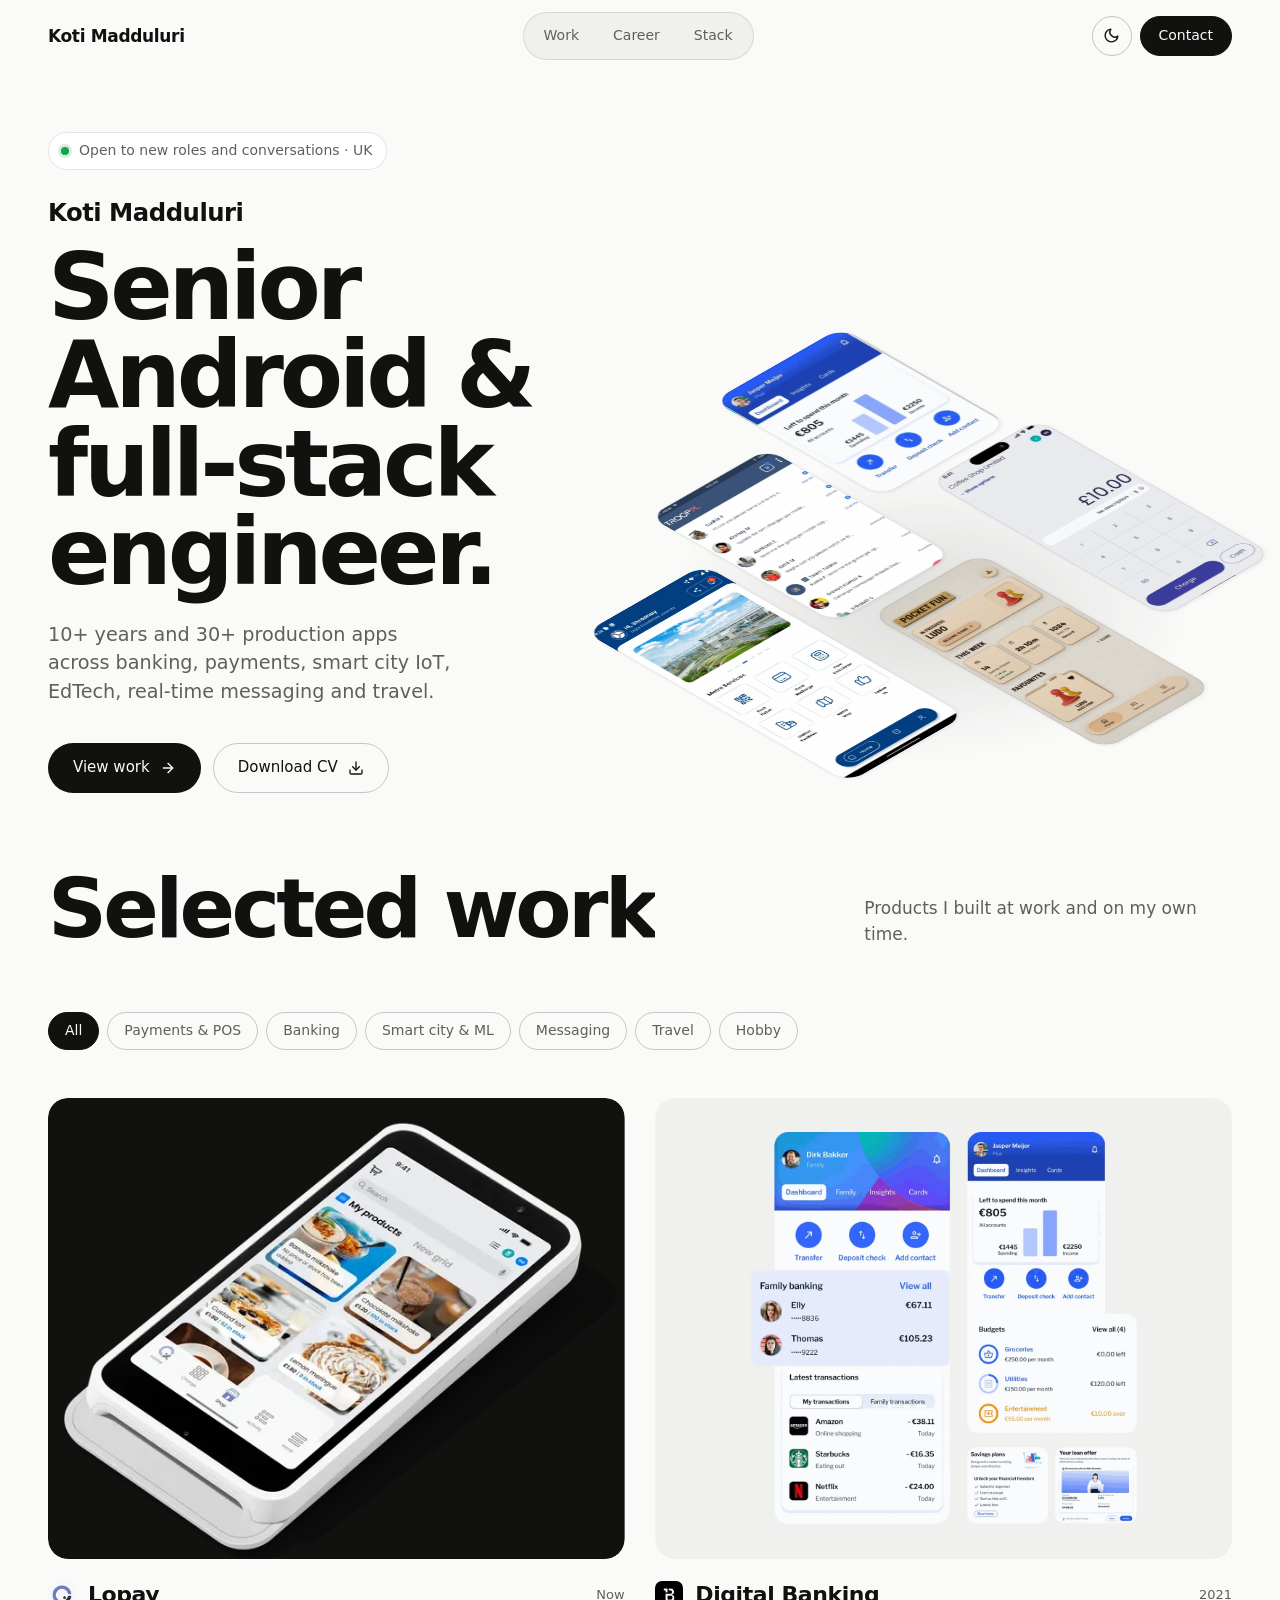
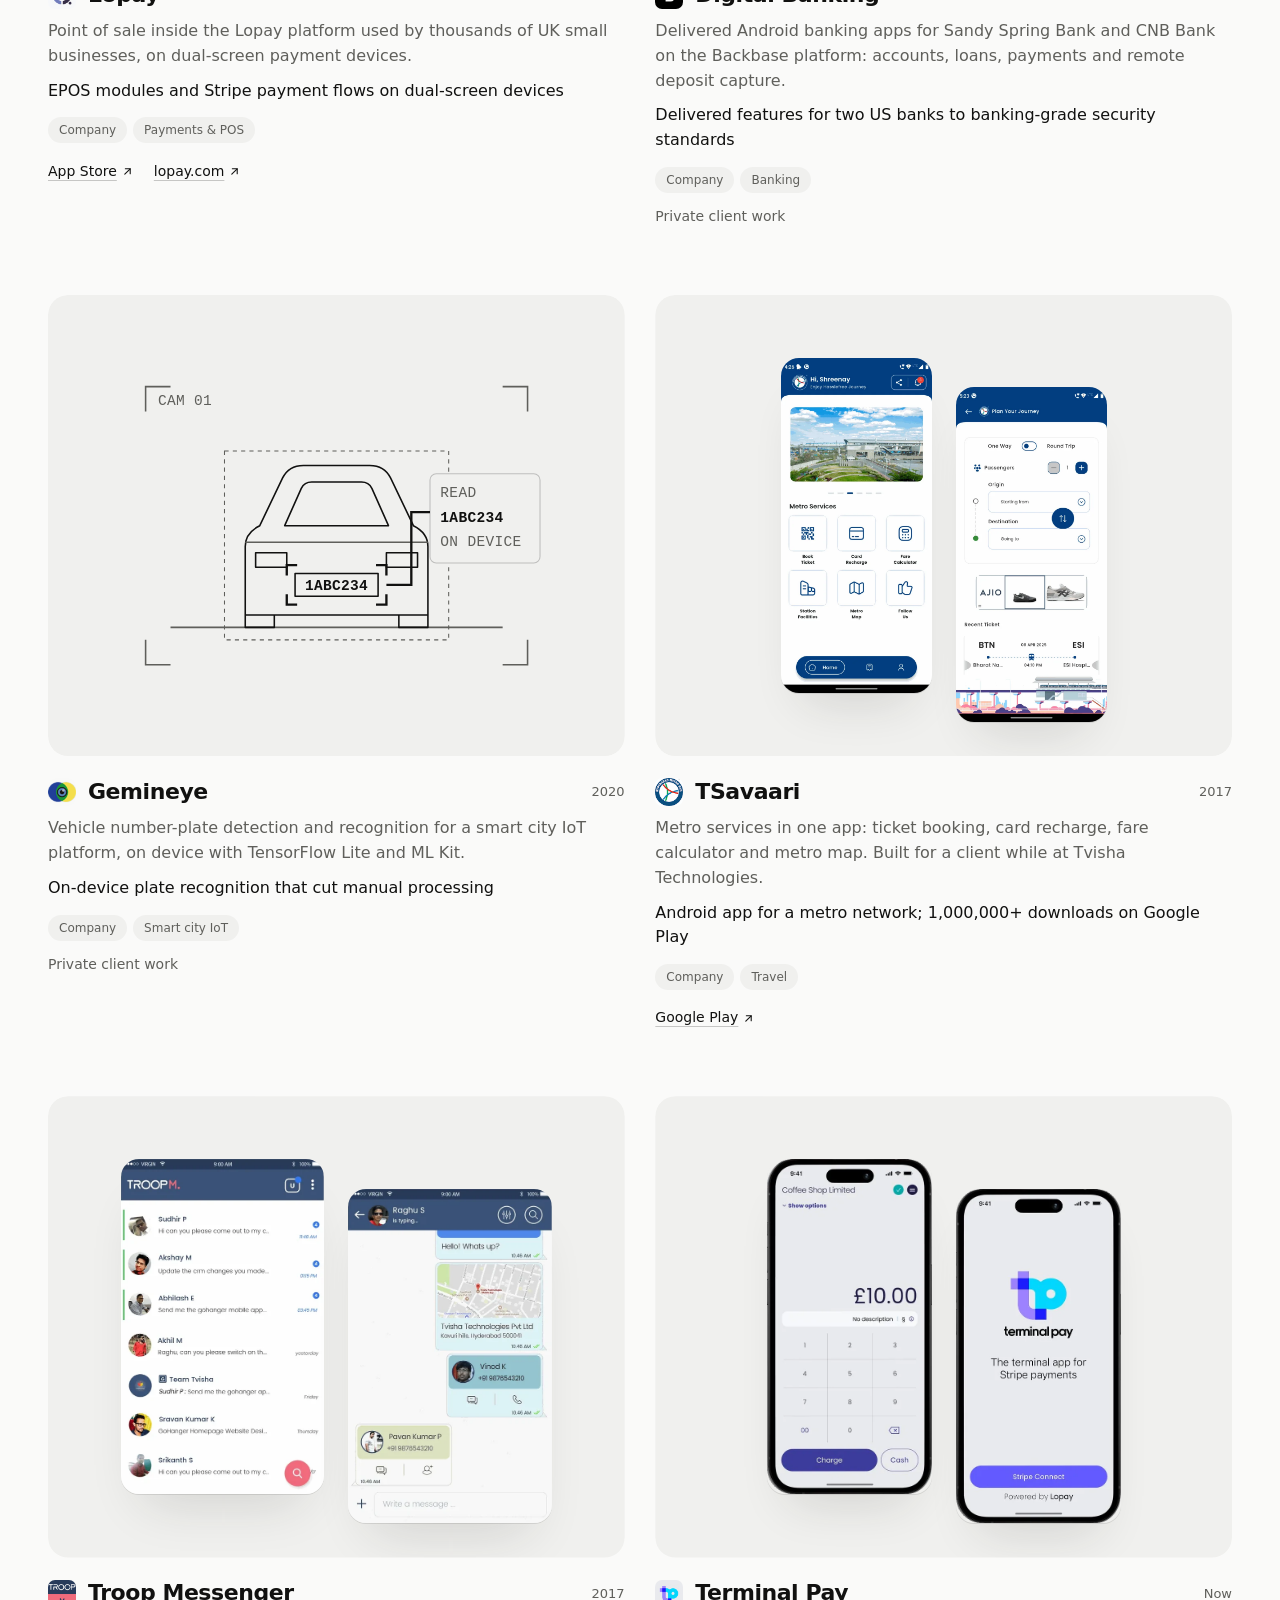
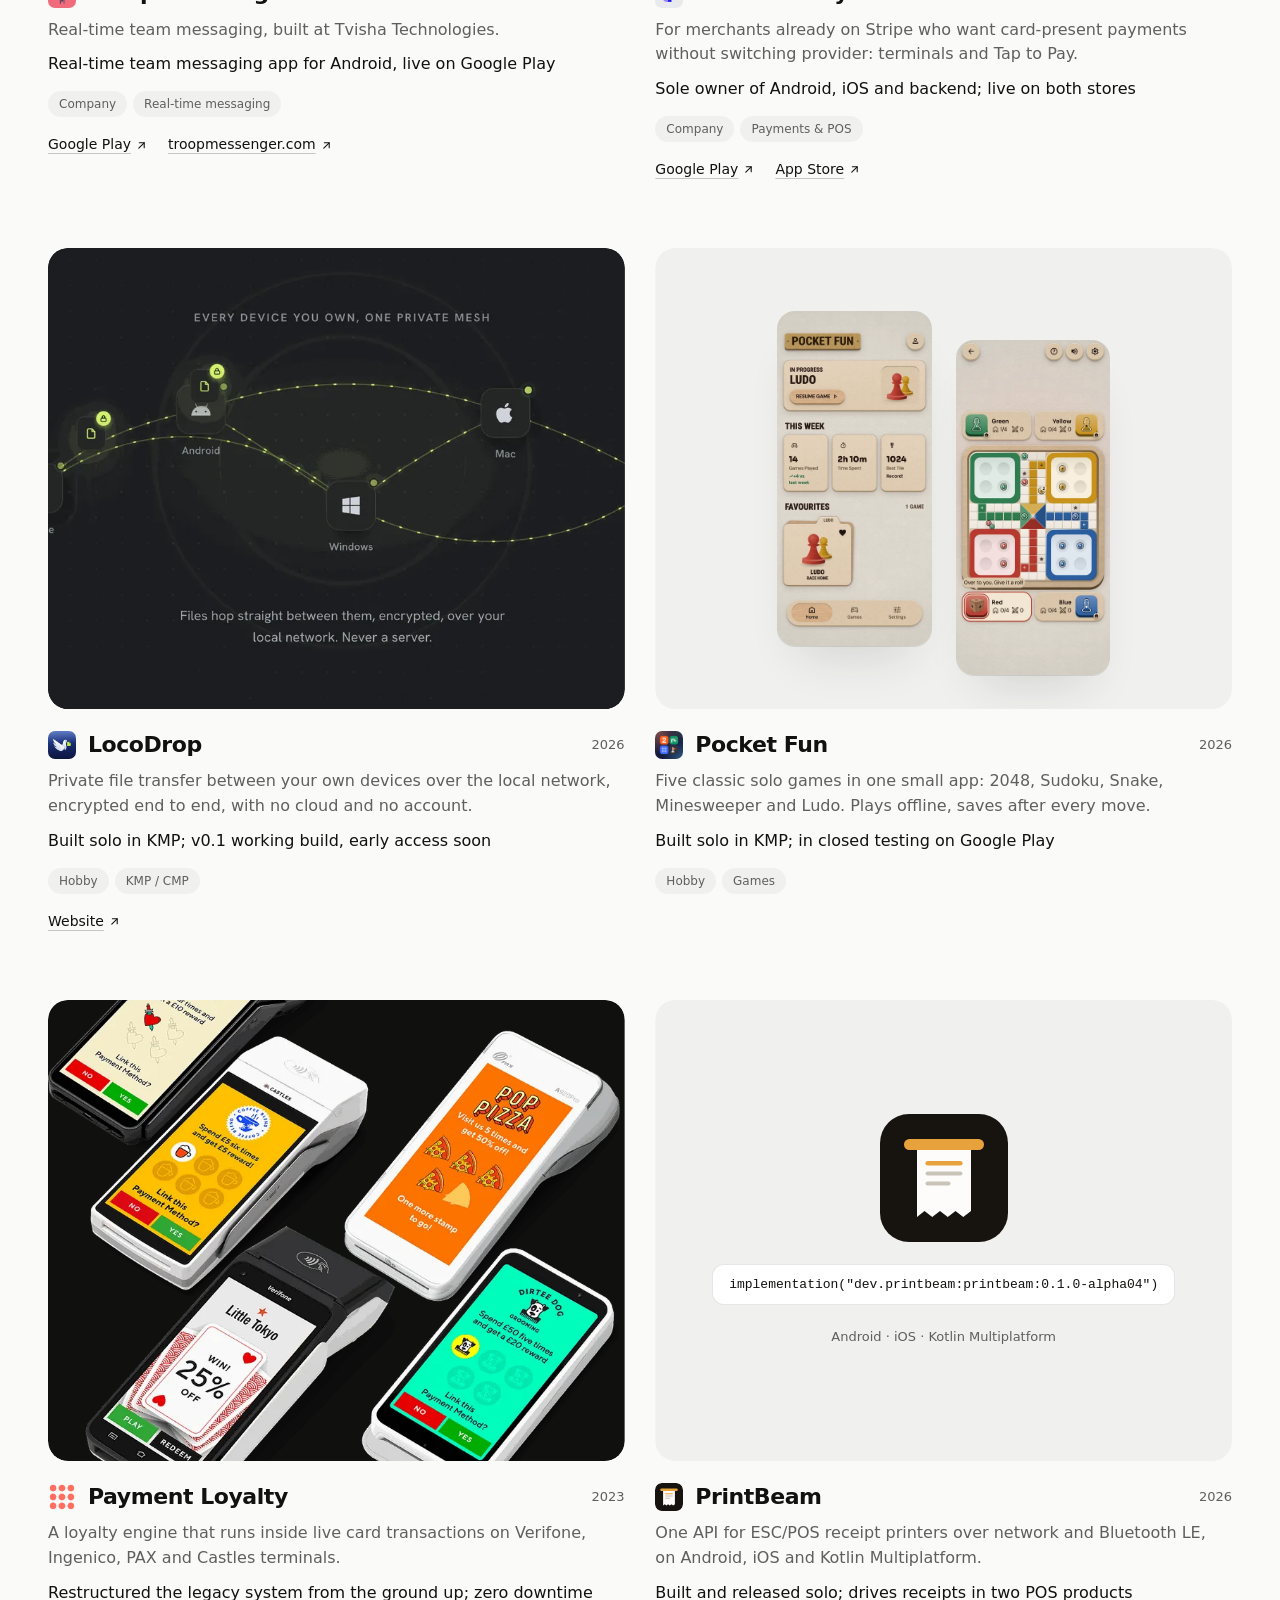
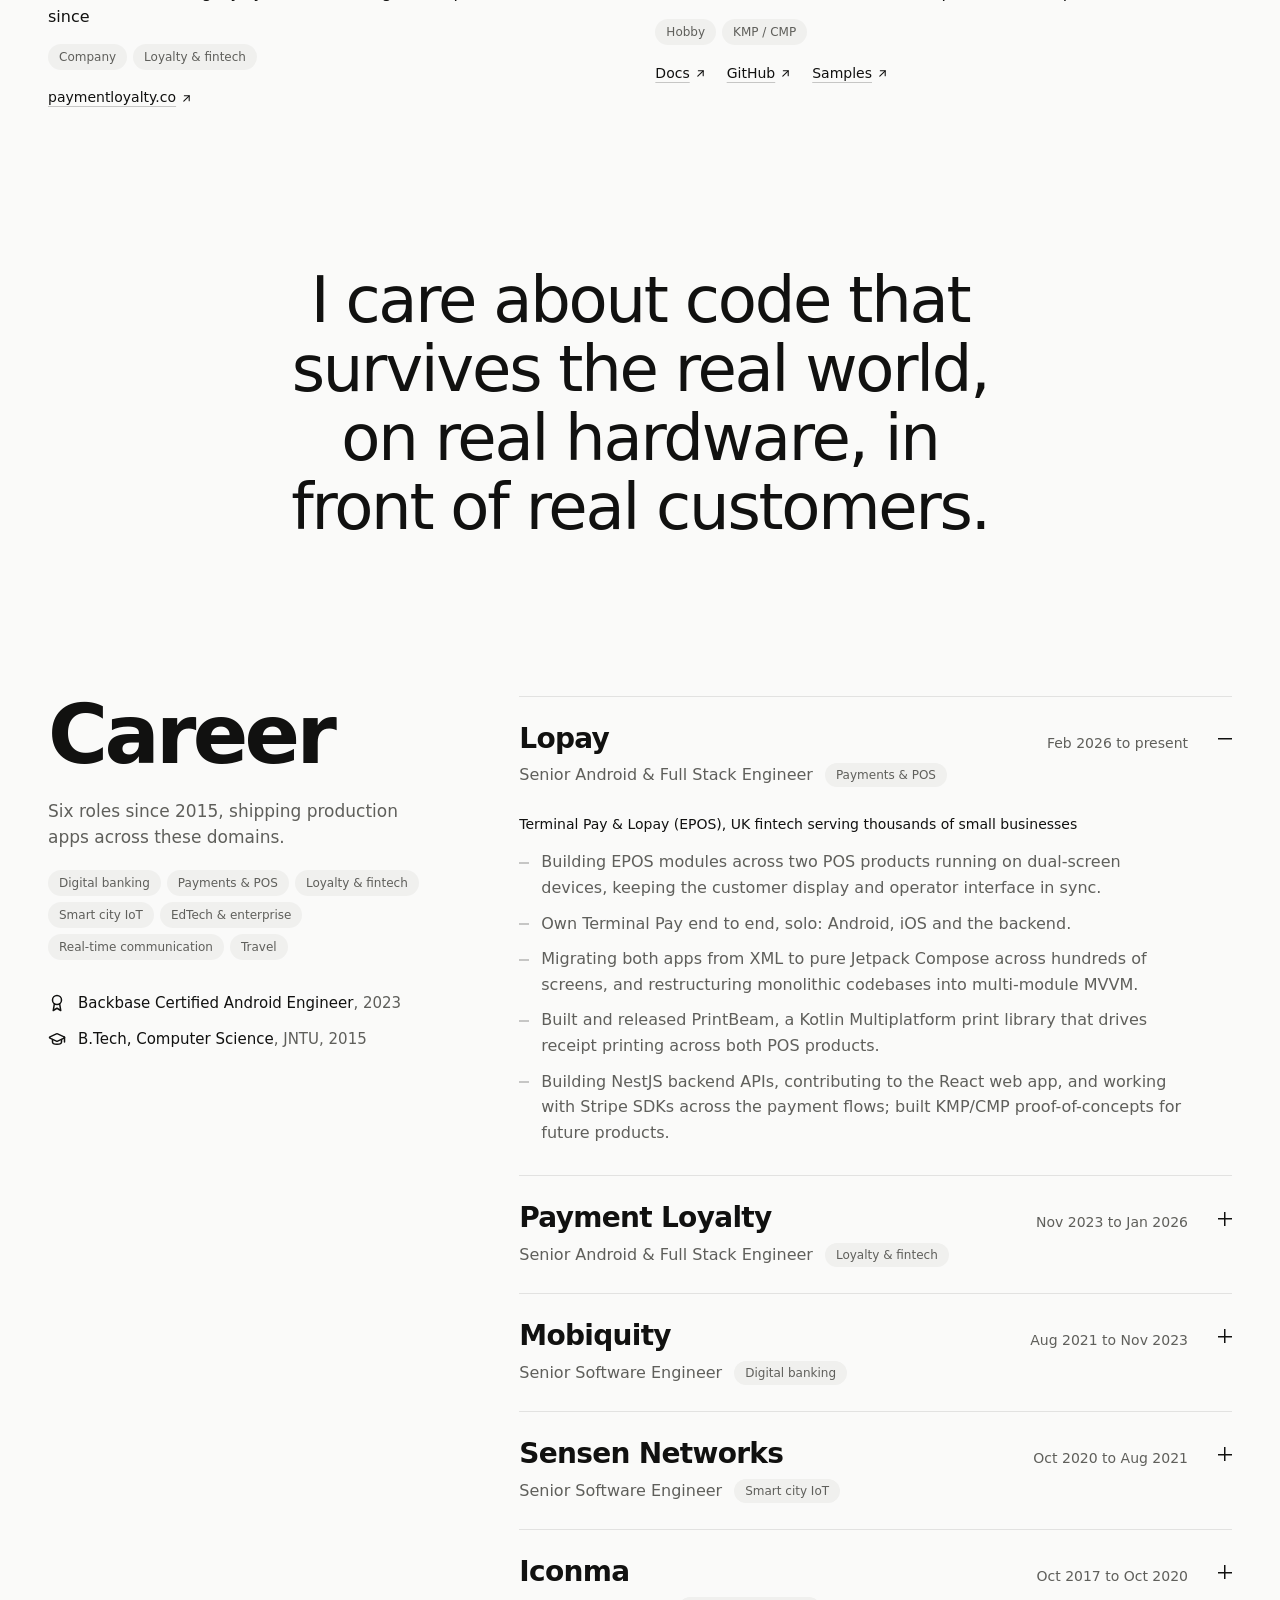
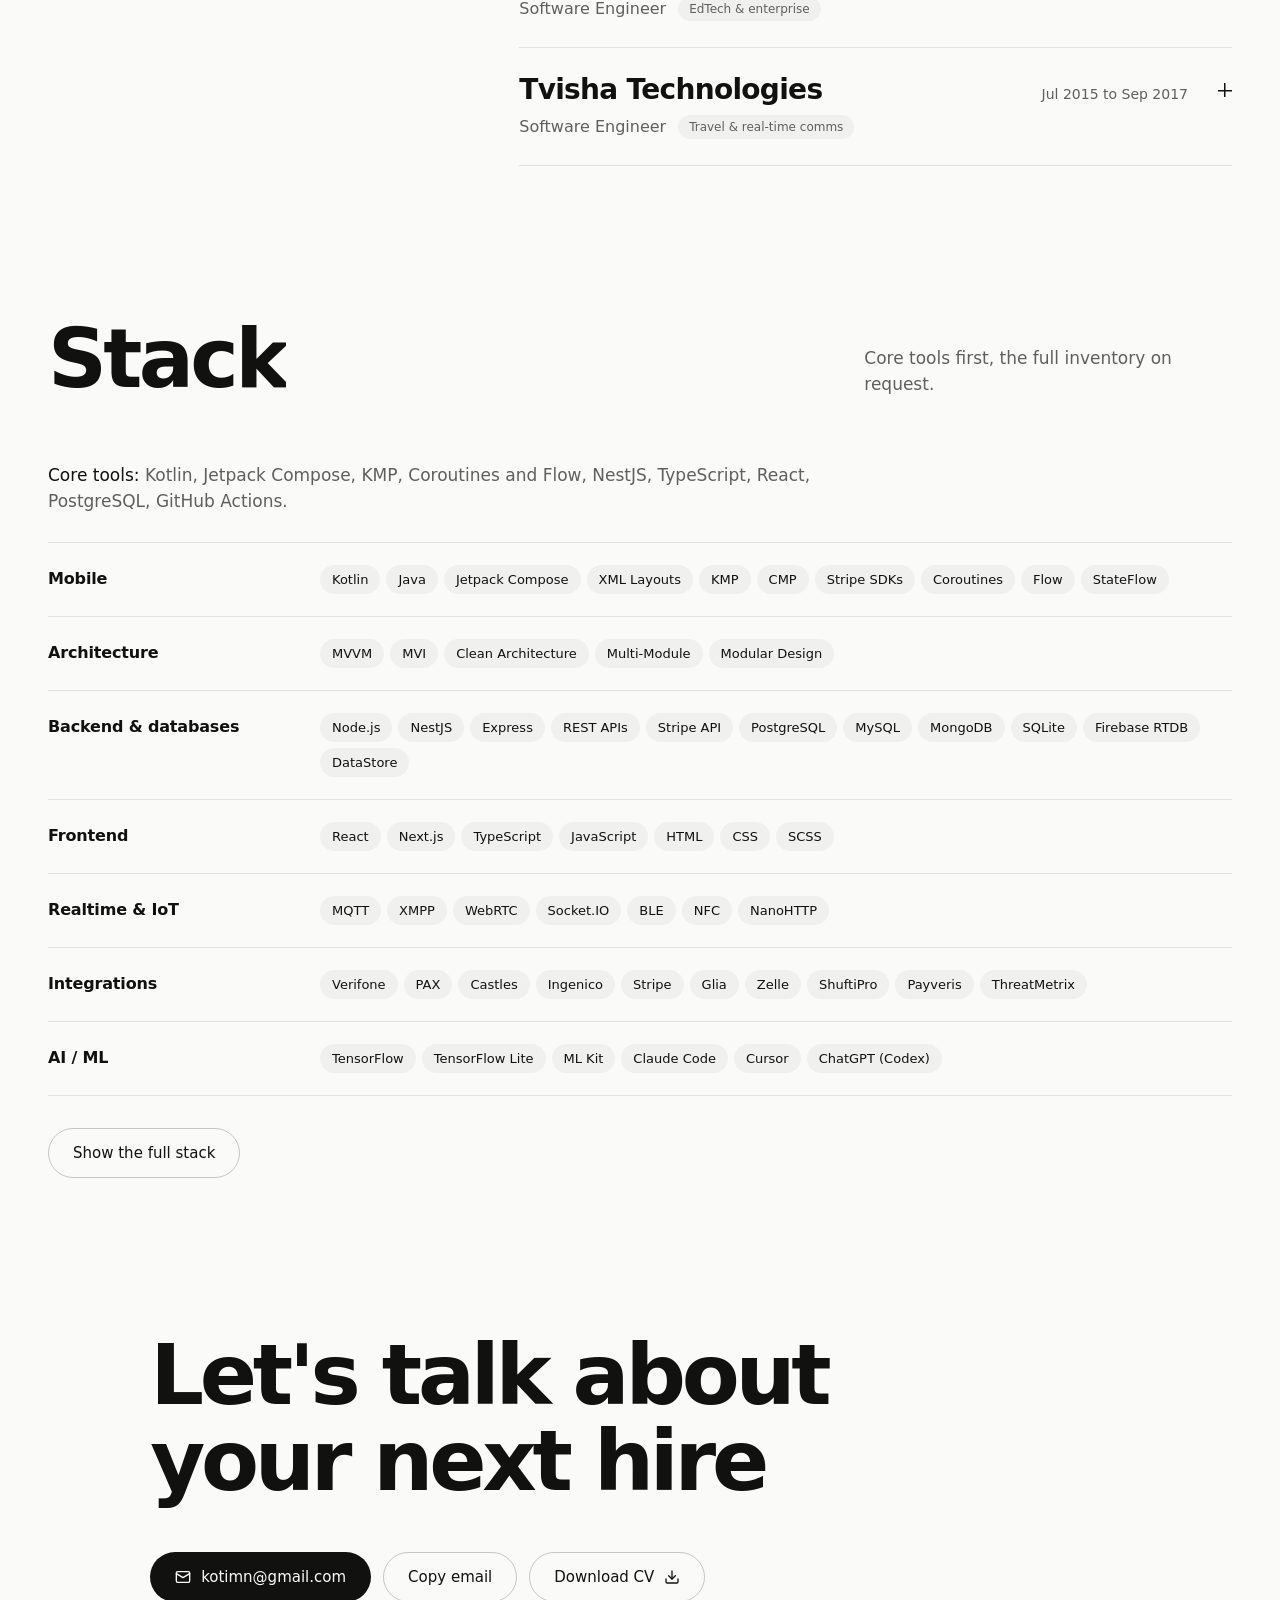
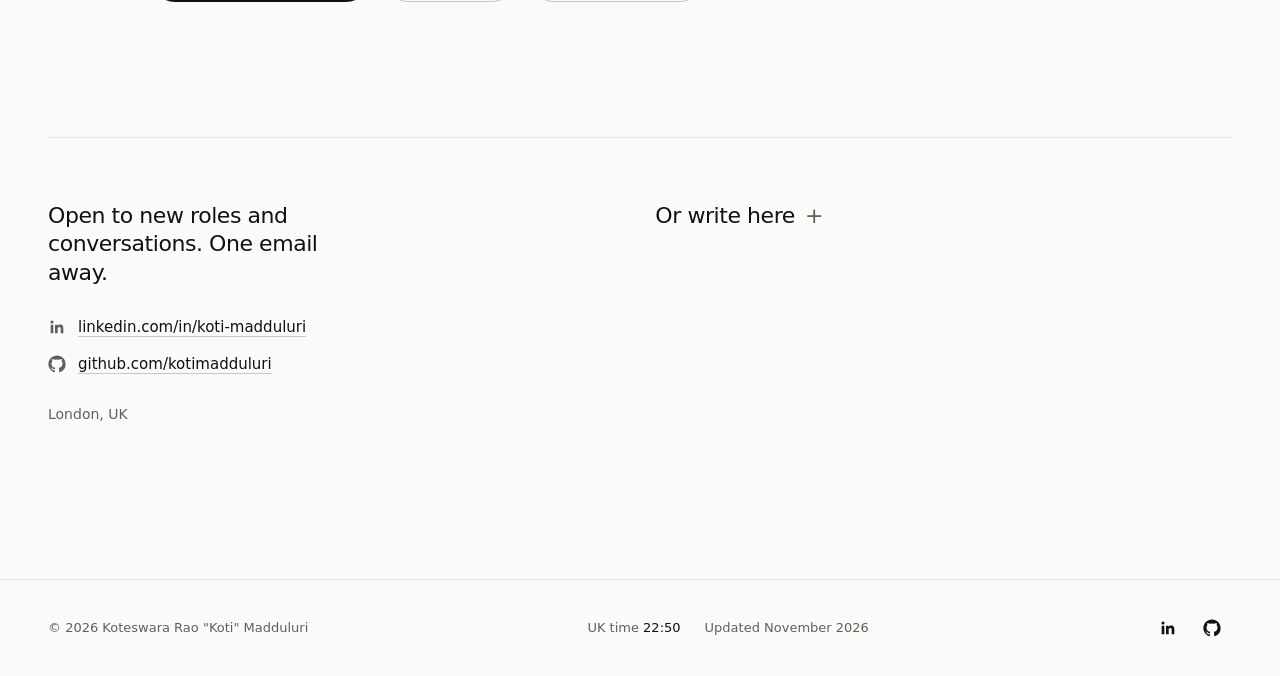
<file: index.html>
<!DOCTYPE html>
<html lang="en">
<head>
  <meta charset="UTF-8" />
  <meta name="viewport" content="width=device-width, initial-scale=1.0" />
  <title>Koti Madduluri - Senior Android &amp; Full-Stack Engineer</title>
  <meta name="description" content="Koti Madduluri, Senior Android &amp; full-stack engineer in London, UK. 10+ years and 30+ production apps across banking, payments, smart city IoT, EdTech, real-time messaging and travel." />
  <meta name="author" content="Koti Madduluri" />
  <link rel="canonical" href="https://kotimadduluri.github.io/" />

  <meta property="og:type" content="website" />
  <meta property="og:title" content="Koti Madduluri - Senior Android &amp; Full-Stack Engineer" />
  <meta property="og:description" content="10+ years and 30+ production apps across banking, payments, smart city IoT, EdTech, real-time messaging and travel. London, UK." />
  <meta property="og:url" content="https://kotimadduluri.github.io/" />
  <meta property="og:site_name" content="Koti Madduluri" />
  <meta property="og:image" content="https://kotimadduluri.github.io/assets/og.png" />
  <meta property="og:image:width" content="1200" />
  <meta property="og:image:height" content="630" />
  <meta property="og:image:alt" content="Koti Madduluri, Senior Android &amp; full-stack engineer. 10+ years and 30+ production apps across many domains." />
  <meta name="twitter:card" content="summary_large_image" />
  <meta name="twitter:image" content="https://kotimadduluri.github.io/assets/og.png" />
  <meta name="twitter:title" content="Koti Madduluri - Senior Android &amp; Full-Stack Engineer" />
  <meta name="twitter:description" content="10+ years and 30+ production apps across banking, payments, smart city IoT, EdTech, real-time messaging and travel. London, UK." />

  <meta name="theme-color" content="#fafaf9" />
  <link rel="icon" href="assets/favicon.svg" type="image/svg+xml" />
  <link rel="preconnect" href="https://api.fontshare.com" />
  <link rel="preconnect" href="https://cdn.fontshare.com" crossorigin />
  <link href="https://api.fontshare.com/v2/css?f[]=satoshi@400,500,700&display=swap" rel="stylesheet" />
  <link rel="stylesheet" href="css/home.css?v=2" />
  <script>
    // Theme before first paint. Same `theme` key as the live site.
    (function () {
      var d = document.documentElement, s = null;
      try { s = localStorage.getItem("theme"); } catch (e) {}
      var t = s === "dark" || s === "light" ? s : (matchMedia("(prefers-color-scheme: dark)").matches ? "dark" : "light");
      d.setAttribute("data-theme", t);
      document.querySelector('meta[name="theme-color"]').setAttribute("content", t === "dark" ? "#0d0d0c" : "#fafaf9");
    })();
  </script>
  <script type="application/ld+json">
  {
    "@context": "https://schema.org",
    "@type": "Person",
    "name": "Koteswara Rao Madduluri",
    "alternateName": "Koti Madduluri",
    "jobTitle": "Senior Android & Full-Stack Engineer",
    "description": "Senior Android and full-stack engineer with 10+ years and 30+ production apps across banking, payments, smart city IoT, EdTech, real-time messaging and travel.",
    "email": "mailto:kotimn@gmail.com",
    "url": "https://kotimadduluri.github.io/",
    "image": "https://kotimadduluri.github.io/assets/og.png",
    "sameAs": [
      "https://linkedin.com/in/koti-madduluri",
      "https://github.com/kotimadduluri"
    ],
    "worksFor": { "@type": "Organization", "name": "Lopay", "url": "https://lopay.com" },
    "alumniOf": { "@type": "CollegeOrUniversity", "name": "Jawaharlal Nehru Technological University" },
    "knowsAbout": ["Android", "Kotlin", "Jetpack Compose", "Kotlin Multiplatform", "Digital Banking", "Payments", "Smart City IoT", "EdTech", "Real-Time Messaging", "Travel", "React", "Node.js"],
    "address": { "@type": "PostalAddress", "addressLocality": "London", "addressCountry": "GB" }
  }
  </script>
  <script type="application/ld+json">
  {
    "@context": "https://schema.org",
    "@type": "WebSite",
    "name": "Koti Madduluri",
    "url": "https://kotimadduluri.github.io/",
    "description": "Portfolio of Koti Madduluri, Senior Android & full-stack engineer. 10+ years and 30+ production apps across banking, payments, smart city IoT, EdTech, real-time messaging and travel. London, UK.",
    "author": { "@type": "Person", "name": "Koteswara Rao Madduluri" }
  }
  </script>
</head>
<body>

<svg width="0" height="0" style="position:absolute" aria-hidden="true">
  <defs>
    <symbol id="i-download" viewBox="0 0 24 24"><path d="M21 15v4a2 2 0 0 1-2 2H5a2 2 0 0 1-2-2v-4"/><polyline points="7 10 12 15 17 10"/><line x1="12" y1="15" x2="12" y2="3"/></symbol>
    <symbol id="i-arrow-r" viewBox="0 0 24 24"><path d="M5 12h14"/><path d="m12 5 7 7-7 7"/></symbol>
    <symbol id="i-arrow-ne" viewBox="0 0 24 24"><path d="M7 17 17 7"/><path d="M8 7h9v9"/></symbol>
    <symbol id="i-sun" viewBox="0 0 24 24"><circle cx="12" cy="12" r="4"/><path d="M12 2v2m0 16v2M4.9 4.9l1.4 1.4m11.4 11.4 1.4 1.4M2 12h2m16 0h2M4.9 19.1l1.4-1.4M17.7 6.3l1.4-1.4"/></symbol>
    <symbol id="i-moon" viewBox="0 0 24 24"><path d="M21 12.8A9 9 0 1 1 11.2 3a7 7 0 0 0 9.8 9.8z"/></symbol>
    <symbol id="i-award" viewBox="0 0 24 24"><circle cx="12" cy="8" r="6"/><path d="M15.477 12.89 17 22l-5-3-5 3 1.523-9.11"/></symbol>
    <symbol id="i-grad" viewBox="0 0 24 24"><path d="M21.42 10.922a1 1 0 0 0-.019-1.838L12.83 5.18a2 2 0 0 0-1.66 0L2.6 9.08a1 1 0 0 0 0 1.832l8.57 3.908a2 2 0 0 0 1.66 0z"/><path d="M22 10v6"/><path d="M6 12.5V16a6 3 0 0 0 12 0v-3.5"/></symbol>
    <symbol id="i-github" viewBox="0 0 24 24"><path d="M12 .5C5.65.5.5 5.65.5 12c0 5.08 3.29 9.39 7.86 10.91.58.11.79-.25.79-.55 0-.27-.01-1.17-.02-2.12-3.2.7-3.87-1.36-3.87-1.360-.52-1.33-1.28-1.68-1.28-1.68-1.04-.71.08-.7.08-.7 1.15.08 1.76 1.19 1.76 1.19 1.03 1.76 2.7 1.25 3.35.96.1-.75.4-1.250.72-1.54-2.55-.29-5.23-1.28-5.23-5.68 0-1.26.45-2.28 1.19-3.09-.12-.29-.52-1.46.11-3.05 0 0 .97-.31 3.17 1.18a11 11 0 0 1 5.77 0c2.2-1.49 3.16-1.18 3.16-1.18.63 1.59.24 2.76.12 3.05.74.81 1.18 1.83 1.18 3.09 0 4.41-2.69 5.38-5.25 5.67.41.35.77 1.05.77 2.12 0 1.53-.01 2.76-.01 3.14 0 .3.2.66.8.55A11.51 11.51 0 0 0 23.5 12C23.5 5.65 18.35.5 12 .5z"/></symbol>
    <symbol id="i-linkedin" viewBox="0 0 24 24"><path d="M20.45 20.45h-3.55v-5.57c0-1.33-.03-3.04-1.85-3.04-1.86 0-2.14 1.45-2.14 2.94v5.67H9.35V9h3.41v1.56h.05a3.74 3.74 0 0 1 3.37-1.85c3.6 0 4.27 2.37 4.27 5.46v6.28zM5.34 7.43a2.06 2.06 0 1 1 0-4.12 2.06 2.06 0 0 1 0 4.12zM7.12 20.45H3.56V9h3.56v11.45z"/></symbol>
    <symbol id="i-mail" viewBox="0 0 24 24"><rect x="2" y="4" width="20" height="16" rx="2"/><path d="m22 7-10 6L2 7"/></symbol>
  </defs>
</svg>

<a class="skip" href="#main">Skip to content</a>

<header class="hdr" id="hdr">
  <div class="wrap hdr-in">
    <a class="brand" href="#top">Koti Madduluri</a>
    <nav class="nav" aria-label="Main">
      <ul class="nav-pills" id="nav-menu" popover>
        <li><a href="#work">Work</a></li>
        <li><a href="#career">Career</a></li>
        <li><a href="#skills">Stack</a></li>
        <li class="nav-contact"><a href="#contact">Contact</a></li>
      </ul>
    </nav>
    <div class="hdr-end">
      <button class="icon-btn theme-btn" type="button" aria-label="Switch theme">
        <svg class="ic ic-sun" aria-hidden="true"><use href="#i-sun"/></svg>
        <svg class="ic ic-moon" aria-hidden="true"><use href="#i-moon"/></svg>
      </button>
      <button class="pill menu-btn" type="button" popovertarget="nav-menu">Menu</button>
      <a class="pill pill-ink" href="#contact">Contact</a>
    </div>
  </div>
</header>

<main id="main">

  <!-- HERO -->
  <section class="hero" id="top">
    <div class="wrap hero-grid">
      <div>
        <p class="status" data-reveal><i class="live" aria-hidden="true"></i>Open to new roles and conversations · UK</p>
        <h1 class="display" data-lines>
          <span class="ml display-name"><span style="--i:0">Koti Madduluri</span></span>
          <span class="ml"><span style="--i:1">Senior</span></span>
          <span class="ml"><span style="--i:2">Android &amp;</span></span>
          <span class="ml"><span style="--i:3">full-stack</span></span>
          <span class="ml"><span style="--i:4">engineer.</span></span>
        </h1>
        <p class="lede" data-reveal style="--d:360ms">10+ years and 30+ production apps across banking, payments, smart city IoT, EdTech, real-time messaging and travel.</p>
        <div class="hero-cta" data-reveal style="--d:440ms">
          <a class="btn btn-ink" href="#work">View work <svg class="ic" aria-hidden="true"><use href="#i-arrow-r"/></svg></a>
          <a class="btn btn-line" href="assets/Koti_Madduluri_Senior_Android_Engineer_CV.pdf" download>Download CV <svg class="ic" aria-hidden="true"><use href="#i-download"/></svg></a>
        </div>
      </div>

      <!-- Composed from real app screens: travel, messaging, banking, payments, games -->
      <div class="iso" aria-hidden="true">
        <div class="iso-plane" id="iso-plane">
          <div class="slot" style="--x:4;--y:34;--w:24;--z:2;--i:0"><img src="assets/shots/tsavaari-home.webp" alt="" width="560" height="1244" /></div>
          <div class="slot" style="--x:31;--y:20;--w:24;--z:2;--i:1"><img src="assets/shots/screen-troop.webp" alt="" width="478" height="750" /></div>
          <div class="slot" style="--x:58;--y:6;--w:26;--z:2;--i:2"><img src="assets/shots/screen-banking.webp" alt="" width="388" height="508" /></div>
          <div class="slot" style="--x:36;--y:60;--w:22;--z:2;--i:3"><img src="assets/shots/pocketfun-home.webp" alt="" width="386" height="836" /></div>
          <div class="slot" style="--x:62;--y:46;--w:22;--z:6;--i:4"><img src="assets/shots/screen-terminalpay.webp" alt="" width="364" height="788" /></div>
        </div>
      </div>
    </div>
  </section>

  <!-- WORK -->
  <section class="sec" id="work">
    <div class="wrap">
      <header class="sec-head">
        <h2 class="h2" data-lines><span class="ml"><span>Selected work</span></span></h2>
        <p class="sec-intro" data-reveal>Products I built at work and on my own time.</p>
      </header>

      <div class="filters" role="group" aria-label="Filter work by domain" data-reveal>
        <button class="chip-btn" type="button" aria-pressed="true" data-f="all">All</button>
        <button class="chip-btn" type="button" aria-pressed="false" data-f="payments">Payments &amp; POS</button>
        <button class="chip-btn" type="button" aria-pressed="false" data-f="banking">Banking</button>
        <button class="chip-btn" type="button" aria-pressed="false" data-f="iot">Smart city &amp; ML</button>
        <button class="chip-btn" type="button" aria-pressed="false" data-f="messaging">Messaging</button>
        <button class="chip-btn" type="button" aria-pressed="false" data-f="travel">Travel</button>
        <button class="chip-btn" type="button" aria-pressed="false" data-f="hobby">Hobby</button>
      </div>

      <div class="tiles" id="tiles">

        <article class="tile" id="p-lopay-pos" data-tags="payments">
          <div class="tile-media tm-dark" data-reveal><img class="cover" src="assets/shots/lopay-terminal-hw.webp" alt="Lopay point of sale product grid running on a Stripe S700 payment terminal" width="640" height="661" loading="lazy" /></div>
          <div class="tile-body">
            <div class="tile-title"><img class="app-ic" src="assets/apps/lopay.png" alt="" width="28" height="28" /><h3>Lopay</h3><span class="when">Now</span></div>
            <p class="tile-desc">Point of sale inside the Lopay platform used by thousands of UK small businesses, on dual-screen payment devices.</p>
            <p class="tile-out">EPOS modules and Stripe payment flows on dual-screen devices</p>
            <ul class="tags"><li>Company</li><li>Payments &amp; POS</li></ul>
            <p class="links"><a href="https://apps.apple.com/us/app/lopay-payments-pos/id1565369434" target="_blank" rel="noopener noreferrer">App Store <svg class="ic" aria-hidden="true"><use href="#i-arrow-ne"/></svg></a><a href="https://lopay.com/en-gb/point-of-sale" target="_blank" rel="noopener noreferrer">lopay.com <svg class="ic" aria-hidden="true"><use href="#i-arrow-ne"/></svg></a></p>
          </div>
        </article>

        <article class="tile" id="p-banking" data-tags="banking">
          <div class="tile-media" data-reveal><img class="contain" src="assets/shots/backbase-journeys.webp" alt="Backbase platform banking journeys: family banking, spending dashboard, savings plans and a loan offer" width="1064" height="1080" loading="lazy" /></div>
          <div class="tile-body">
            <div class="tile-title"><img class="app-ic" src="assets/apps/backbase.png" alt="" width="28" height="28" /><h3>Digital Banking</h3><span class="when">2021</span></div>
            <p class="tile-desc">Delivered Android banking apps for Sandy Spring Bank and CNB Bank on the Backbase platform: accounts, loans, payments and remote deposit capture.</p>
            <p class="tile-out">Delivered features for two US banks to banking-grade security standards</p>
            <ul class="tags"><li>Company</li><li>Banking</li></ul>
            <p class="links links-none">Private client work</p>
          </div>
        </article>

        <article class="tile" data-tags="iot">
          <div class="tile-media" data-reveal>
            <svg class="ill-anpr" viewBox="0 0 400 300" role="img" aria-label="Illustration: an on-device camera view locks onto a vehicle number plate and reads it" xmlns="http://www.w3.org/2000/svg">
              <path class="mt" d="M16 40V16h24M360 16h24v24M384 260v24h-24M40 284H16v-24"/>
              <text class="tx" x="28" y="34">CAM 01</text>
              <path class="mt" d="M40 248h320"/>
              <path class="ln" d="M112 236V170c0-10 6-16 14-20l22-46c4-8 10-12 20-12h64c10 0 16 4 20 12l22 46c8 4 14 10 14 20v66"/>
              <path class="ln" d="M150 150l16-36c2-4 5-6 10-6h48c5 0 8 2 10 6l16 36z"/>
              <path class="ln" d="M112 236h176M112 236v12h28v-12M260 236v12h28v-12"/>
              <path class="ln" d="M122 176h30v14h-30zM248 176h30v14h-30z"/>
              <path class="mt" d="M112 166h176"/>
              <rect class="zn" x="92" y="78" width="216" height="182"/>
              <rect class="ln" x="160" y="196" width="80" height="22"/>
              <text class="pl" x="200" y="212" text-anchor="middle">1ABC234</text>
              <path class="sg" d="M152 198v-10h10M238 188h10v10M248 216v10h-10M162 226h-10v-10"/>
              <path class="sg" d="M248 207h24v-70h18" stroke-width="1"/>
              <g transform="translate(290 100)">
                <rect class="pp" width="106" height="86" rx="6"/>
                <text class="tx" x="10" y="22">READ</text>
                <text class="pl" x="10" y="46">1ABC234</text>
                <text class="tx" x="10" y="70">ON DEVICE</text>
              </g>
            </svg>
          </div>
          <div class="tile-body">
            <div class="tile-title"><img class="app-ic" src="assets/apps/sensen.png" alt="" width="28" height="28" /><h3>Gemineye</h3><span class="when">2020</span></div>
            <p class="tile-desc">Vehicle number-plate detection and recognition for a smart city IoT platform, on device with TensorFlow Lite and ML Kit.</p>
            <p class="tile-out">On-device plate recognition that cut manual processing</p>
            <ul class="tags"><li>Company</li><li>Smart city IoT</li></ul>
            <p class="links links-none">Private client work</p>
          </div>
        </article>

        <article class="tile" id="p-tsavaari" data-tags="travel">
          <div class="tile-media tm-phones" data-reveal>
            <img class="phone" src="assets/shots/tsavaari-home.webp" alt="TSavaari home screen with metro services: ticket booking, card recharge, fare calculator and metro map" width="560" height="1244" loading="lazy" />
            <img class="phone" src="assets/shots/tsavaari-journey.webp" alt="TSavaari journey planner with origin, destination and recent tickets" width="560" height="1244" loading="lazy" />
          </div>
          <div class="tile-body">
            <div class="tile-title"><img class="app-ic" src="assets/apps/tsavaari.png" alt="" width="28" height="28" /><h3>TSavaari</h3><span class="when">2017</span></div>
            <p class="tile-desc">Metro services in one app: ticket booking, card recharge, fare calculator and metro map. Built for a client while at Tvisha Technologies.</p>
            <p class="tile-out">Android app for a metro network; 1,000,000+ downloads on Google Play</p>
            <ul class="tags"><li>Company</li><li>Travel</li></ul>
            <p class="links"><a href="https://play.google.com/store/apps/details?id=com.minfy.tsavaari" target="_blank" rel="noopener noreferrer">Google Play <svg class="ic" aria-hidden="true"><use href="#i-arrow-ne"/></svg></a></p>
          </div>
        </article>

        <article class="tile" id="p-troop" data-tags="messaging">
          <div class="tile-media tm-phones" data-reveal>
            <img class="phone" src="assets/shots/troop-chats.webp" alt="Troop Messenger conversation list" width="498" height="819" loading="lazy" />
            <img class="phone" src="assets/shots/troop-map.webp" alt="Troop Messenger chat sharing a location on a map" width="498" height="819" loading="lazy" />
          </div>
          <div class="tile-body">
            <div class="tile-title"><img class="app-ic" src="assets/apps/troop-messenger.png" alt="" width="28" height="28" /><h3>Troop Messenger</h3><span class="when">2017</span></div>
            <p class="tile-desc">Real-time team messaging, built at Tvisha Technologies.</p>
            <p class="tile-out">Real-time team messaging app for Android, live on Google Play</p>
            <ul class="tags"><li>Company</li><li>Real-time messaging</li></ul>
            <p class="links"><a href="https://play.google.com/store/apps/details?id=com.tvisha.troopmessenger" target="_blank" rel="noopener noreferrer">Google Play <svg class="ic" aria-hidden="true"><use href="#i-arrow-ne"/></svg></a> <a href="https://www.troopmessenger.com" target="_blank" rel="noopener noreferrer">troopmessenger.com <svg class="ic" aria-hidden="true"><use href="#i-arrow-ne"/></svg></a></p>
          </div>
        </article>

        <article class="tile" id="p-terminal-pay" data-tags="payments">
          <div class="tile-media tm-phones" data-reveal>
            <img class="phone" src="assets/shots/terminal-pay-2.webp" alt="Terminal Pay charge screen taking a 10 pound card payment" width="412" height="836" loading="lazy" />
            <img class="phone" src="assets/shots/terminal-pay-1.webp" alt="Terminal Pay pairing screen connecting a Stripe account" width="411" height="836" loading="lazy" />
          </div>
          <div class="tile-body">
            <div class="tile-title"><img class="app-ic" src="assets/apps/terminal-pay.png" alt="" width="28" height="28" /><h3>Terminal Pay</h3><span class="when">Now</span></div>
            <p class="tile-desc">For merchants already on Stripe who want card-present payments without switching provider: terminals and Tap to Pay.</p>
            <p class="tile-out">Sole owner of Android, iOS and backend; live on both stores</p>
            <ul class="tags"><li>Company</li><li>Payments &amp; POS</li></ul>
            <p class="links"><a href="https://play.google.com/store/apps/details?id=com.terminalpay" target="_blank" rel="noopener noreferrer">Google Play <svg class="ic" aria-hidden="true"><use href="#i-arrow-ne"/></svg></a><a href="https://apps.apple.com/us/app/terminal-pay/id6743445028" target="_blank" rel="noopener noreferrer">App Store <svg class="ic" aria-hidden="true"><use href="#i-arrow-ne"/></svg></a></p>
          </div>
        </article>

        <article class="tile" id="p-locodrop" data-tags="hobby">
          <div class="tile-media tm-dark" data-reveal><img class="cover cover-loco" src="assets/shots/locodrop-mesh.webp" alt="LocoDrop device mesh: iPhone, Android, Windows, Mac and Linux linked directly over the local network, files encrypted in transit" width="1120" height="643" loading="lazy" /></div>
          <div class="tile-body">
            <div class="tile-title"><img class="app-ic" src="assets/apps/locodrop.png" alt="" width="28" height="28" /><h3>LocoDrop</h3><span class="when">2026</span></div>
            <p class="tile-desc">Private file transfer between your own devices over the local network, encrypted end to end, with no cloud and no account.</p>
            <p class="tile-out">Built solo in KMP; v0.1 working build, early access soon</p>
            <ul class="tags"><li>Hobby</li><li>KMP / CMP</li></ul>
            <p class="links"><a href="https://kotimadduluri.github.io/locodrop-web/" target="_blank" rel="noopener noreferrer">Website <svg class="ic" aria-hidden="true"><use href="#i-arrow-ne"/></svg></a></p>
          </div>
        </article>

        <article class="tile" id="p-pocketfun" data-tags="hobby">
          <div class="tile-media tm-phones" data-reveal>
            <img class="phone" src="assets/shots/pocketfun-home.webp" alt="Pocket Fun home screen with a Ludo game in progress, this week's play stats and favourites" width="386" height="836" loading="lazy" />
            <img class="phone" src="assets/shots/pocketfun-ludo.webp" alt="Pocket Fun Ludo board mid-game with four players" width="386" height="836" loading="lazy" />
          </div>
          <div class="tile-body">
            <div class="tile-title"><img class="app-ic" src="assets/apps/pocketfun.png" alt="" width="28" height="28" /><h3>Pocket Fun</h3><span class="when">2026</span></div>
            <p class="tile-desc">Five classic solo games in one small app: 2048, Sudoku, Snake, Minesweeper and Ludo. Plays offline, saves after every move.</p>
            <p class="tile-out">Built solo in KMP; in closed testing on Google Play</p>
            <ul class="tags"><li>Hobby</li><li>Games</li></ul>
          </div>
        </article>

        <article class="tile" data-tags="payments">
          <div class="tile-media tm-dark" data-reveal><img class="cover" src="assets/shots/payment-loyalty-terminals.webp" alt="Payment Loyalty offers running on Verifone, Castles and PAX payment terminals" width="819" height="900" loading="lazy" /></div>
          <div class="tile-body">
            <div class="tile-title"><img class="app-ic" src="assets/apps/payment-loyalty.png" alt="" width="28" height="28" /><h3>Payment Loyalty</h3><span class="when">2023</span></div>
            <p class="tile-desc">A loyalty engine that runs inside live card transactions on Verifone, Ingenico, PAX and Castles terminals.</p>
            <p class="tile-out">Restructured the legacy system from the ground up; zero downtime since</p>
            <ul class="tags"><li>Company</li><li>Loyalty &amp; fintech</li></ul>
            <p class="links"><a href="https://paymentloyalty.co" target="_blank" rel="noopener noreferrer">paymentloyalty.co <svg class="ic" aria-hidden="true"><use href="#i-arrow-ne"/></svg></a></p>
          </div>
        </article>

        <article class="tile" id="p-printbeam" data-tags="hobby">
          <div class="tile-media tm-sdk" data-reveal>
            <img class="sdk-ic" src="assets/apps/printbeam.svg" alt="" width="96" height="96" />
            <code class="sdk-line">implementation("dev.printbeam:printbeam:0.1.0-alpha04")</code>
            <p class="sdk-plat">Android · iOS · Kotlin Multiplatform</p>
          </div>
          <div class="tile-body">
            <div class="tile-title"><img class="app-ic" src="assets/apps/printbeam.svg" alt="" width="28" height="28" /><h3>PrintBeam</h3><span class="when">2026</span></div>
            <p class="tile-desc">One API for ESC/POS receipt printers over network and Bluetooth LE, on Android, iOS and Kotlin Multiplatform.</p>
            <p class="tile-out">Built and released solo; drives receipts in two POS products</p>
            <ul class="tags"><li>Hobby</li><li>KMP / CMP</li></ul>
            <p class="links"><a href="https://kotimadduluri.github.io/printbeam-sdk/" target="_blank" rel="noopener noreferrer">Docs <svg class="ic" aria-hidden="true"><use href="#i-arrow-ne"/></svg></a><a href="https://github.com/kotimadduluri/printbeam-sdk" target="_blank" rel="noopener noreferrer">GitHub <svg class="ic" aria-hidden="true"><use href="#i-arrow-ne"/></svg></a><a href="https://github.com/kotimadduluri/printbeam-samples" target="_blank" rel="noopener noreferrer">Samples <svg class="ic" aria-hidden="true"><use href="#i-arrow-ne"/></svg></a></p>
          </div>
        </article>

      </div>
      <p class="tiles-empty" id="tiles-status" aria-live="polite"></p>
    </div>
  </section>

  <!-- STATEMENT -->
  <section class="statement" aria-label="Approach">
    <div class="wrap">
      <blockquote class="quote" data-reveal>
        <p>I care about code that survives the real world, on real hardware, in front of real customers.</p>
      </blockquote>
    </div>
  </section>

  <!-- CAREER -->
  <section class="sec" id="career">
    <div class="wrap career-grid">
      <header class="career-head">
        <h2 class="h2" data-lines><span class="ml"><span>Career</span></span></h2>
        <p class="sec-intro" data-reveal>Six roles since 2015, shipping production apps across these domains.</p>
        <ul class="tags dom-row" data-reveal aria-label="Domains">
          <li>Digital banking</li><li>Payments &amp; POS</li><li>Loyalty &amp; fintech</li><li>Smart city IoT</li><li>EdTech &amp; enterprise</li><li>Real-time communication</li><li>Travel</li>
        </ul>
        <ul class="creds" data-reveal>
          <li><svg class="ic" aria-hidden="true"><use href="#i-award"/></svg><span><strong>Backbase Certified Android Engineer</strong>, 2023</span></li>
          <li><svg class="ic" aria-hidden="true"><use href="#i-grad"/></svg><span><strong>B.Tech, Computer Science</strong>, JNTU, 2015</span></li>
        </ul>
      </header>

      <ol class="roles">
        <li class="role" data-reveal>
          <details open>
            <summary>
              <span class="role-org">Lopay</span>
              <span class="role-when">Feb 2026 to present</span>
              <span class="role-sub"><span class="role-title">Senior Android &amp; Full Stack Engineer</span><span class="role-dom">Payments &amp; POS</span></span>
            </summary>
            <div class="role-body">
              <p class="role-meta">Terminal Pay &amp; Lopay (EPOS), UK fintech serving thousands of small businesses</p>
              <ul>
                <li>Building EPOS modules across two POS products running on dual-screen devices, keeping the customer display and operator interface in sync.</li>
                <li>Own Terminal Pay end to end, solo: Android, iOS and the backend.</li>
                <li>Migrating both apps from XML to pure Jetpack Compose across hundreds of screens, and restructuring monolithic codebases into multi-module MVVM.</li>
                <li>Built and released PrintBeam, a Kotlin Multiplatform print library that drives receipt printing across both POS products.</li>
                <li>Building NestJS backend APIs, contributing to the React web app, and working with Stripe SDKs across the payment flows; built KMP/CMP proof-of-concepts for future products.</li>
              </ul>
            </div>
          </details>
        </li>
        <li class="role" data-reveal>
          <details>
            <summary>
              <span class="role-org">Payment Loyalty</span>
              <span class="role-when">Nov 2023 to Jan 2026</span>
              <span class="role-sub"><span class="role-title">Senior Android &amp; Full Stack Engineer</span><span class="role-dom">Loyalty &amp; fintech</span></span>
            </summary>
            <div class="role-body">
              <p class="role-meta">Payment Loyalty, then Lopay (May 2025 to Jan 2026)</p>
              <ul>
                <li>Owned the complete Payment Loyalty solution end to end; restructured a faulty legacy system from the ground up. Stable ever since with zero downtime.</li>
                <li>Ran loyalty flows inside live transactions on Verifone, Ingenico, PAX and Castles terminals across real retail environments.</li>
                <li>Migrated 40-60 screens to Jetpack Compose, built a custom design system from scratch, and split the app into feature/core modules. Build times dropped around 30%.</li>
                <li>Led an offshore team of 4-5 engineers; built Node.js/NestJS APIs; wired up Crashlytics and Sentry; profiled with LeakCanary and Android Studio Profiler.</li>
              </ul>
            </div>
          </details>
        </li>
        <li class="role" data-reveal>
          <details>
            <summary>
              <span class="role-org">Mobiquity</span>
              <span class="role-when">Aug 2021 to Nov 2023</span>
              <span class="role-sub"><span class="role-title">Senior Software Engineer</span><span class="role-dom">Digital banking</span></span>
            </summary>
            <div class="role-body">
              <p class="role-meta">Mobiquity (Hexaware), Sandy Spring Bank &amp; CNB Bank, Backbase digital banking</p>
              <ul>
                <li>Lead engineer and main point of contact for the delivery team on two US digital banking apps: Accounts, Loans, Payments, Profile and Remote Deposit Capture.</li>
                <li>Integrated ThreatMetrix, Glia, Zelle and Payveris SDKs into the Backbase product without breaking the existing architecture.</li>
                <li>Implemented SSL certificate pinning and banking-grade security; kept CI/CD running on GitHub Actions and App Center; managed Play Store releases across environments.</li>
              </ul>
            </div>
          </details>
        </li>
        <li class="role" data-reveal>
          <details>
            <summary>
              <span class="role-org">Sensen Networks</span>
              <span class="role-when">Oct 2020 to Aug 2021</span>
              <span class="role-sub"><span class="role-title">Senior Software Engineer</span><span class="role-dom">Smart city IoT</span></span>
            </summary>
            <div class="role-body">
              <p class="role-meta">Gemineye, Smart City IoT Platform</p>
              <ul>
                <li>Built vehicle number-plate detection and recognition with TensorFlow, TensorFlow Lite and ML Kit. Cut manual processing and significantly improved accuracy.</li>
                <li>Rewrote the client-admin communication layer with NanoHTTP and Content Providers; migrated networking from Volley to Retrofit.</li>
                <li>Adopted Coroutines and LiveData throughout, and ANRs dropped noticeably.</li>
              </ul>
            </div>
          </details>
        </li>
        <li class="role" data-reveal>
          <details>
            <summary>
              <span class="role-org">Iconma</span>
              <span class="role-when">Oct 2017 to Oct 2020</span>
              <span class="role-sub"><span class="role-title">Software Engineer</span><span class="role-dom">EdTech &amp; enterprise</span></span>
            </summary>
            <div class="role-body">
              <p class="role-meta">Enterprise Collaboration &amp; EdTech</p>
              <ul>
                <li>Built and maintained enterprise collaboration and EdTech apps across the full Android lifecycle, from requirements to release.</li>
                <li>Led Java to Kotlin migrations of several core apps; built real-time chat with XMPP and Socket.IO plus the backend APIs behind it.</li>
              </ul>
            </div>
          </details>
        </li>
        <li class="role" data-reveal>
          <details>
            <summary>
              <span class="role-org">Tvisha Technologies</span>
              <span class="role-when">Jul 2015 to Sep 2017</span>
              <span class="role-sub"><span class="role-title">Software Engineer</span><span class="role-dom">Travel &amp; real-time comms</span></span>
            </summary>
            <div class="role-body">
              <p class="role-meta">Travel, Real-Time Communication &amp; Payments</p>
              <ul>
                <li>Started my career building mobile and web apps across travel, real-time communication and payment gateways. Solid grounding in REST integration and Material Design.</li>
              </ul>
            </div>
          </details>
        </li>
      </ol>
    </div>
  </section>

  <!-- STACK -->
  <section class="sec" id="skills">
    <div class="wrap">
      <header class="sec-head">
        <h2 class="h2" data-lines><span class="ml"><span>Stack</span></span></h2>
        <p class="sec-intro" data-reveal>Core tools first, the full inventory on request.</p>
      </header>
      <p class="stack-daily" data-reveal><strong>Core tools:</strong> Kotlin, Jetpack Compose, KMP, Coroutines and Flow, NestJS, TypeScript, React, PostgreSQL, GitHub Actions.</p>
      <dl class="stack" id="stack">
        <div class="grp" data-reveal><dt>Mobile</dt><dd><ul class="tags"><li>Kotlin</li><li>Java</li><li>Jetpack Compose</li><li>XML Layouts</li><li>KMP</li><li>CMP</li><li>Stripe SDKs</li><li>Coroutines</li><li>Flow</li><li>StateFlow</li></ul></dd></div>
        <div class="grp" data-reveal><dt>Architecture</dt><dd><ul class="tags"><li>MVVM</li><li>MVI</li><li>Clean Architecture</li><li>Multi-Module</li><li>Modular Design</li></ul></dd></div>
        <div class="grp" data-reveal><dt>Backend &amp; databases</dt><dd><ul class="tags"><li>Node.js</li><li>NestJS</li><li>Express</li><li>REST APIs</li><li>Stripe API</li><li>PostgreSQL</li><li>MySQL</li><li>MongoDB</li><li>SQLite</li><li>Firebase RTDB</li><li>DataStore</li></ul></dd></div>
        <div class="grp" data-reveal><dt>Frontend</dt><dd><ul class="tags"><li>React</li><li>Next.js</li><li>TypeScript</li><li>JavaScript</li><li>HTML</li><li>CSS</li><li>SCSS</li></ul></dd></div>
        <div class="grp" data-reveal><dt>Realtime &amp; IoT</dt><dd><ul class="tags"><li>MQTT</li><li>XMPP</li><li>WebRTC</li><li>Socket.IO</li><li>BLE</li><li>NFC</li><li>NanoHTTP</li></ul></dd></div>
        <div class="grp" data-reveal><dt>Integrations</dt><dd><ul class="tags"><li>Verifone</li><li>PAX</li><li>Castles</li><li>Ingenico</li><li>Stripe</li><li>Glia</li><li>Zelle</li><li>ShuftiPro</li><li>Payveris</li><li>ThreatMetrix</li></ul></dd></div>
        <div class="grp" data-reveal><dt>AI / ML</dt><dd><ul class="tags"><li>TensorFlow</li><li>TensorFlow Lite</li><li>ML Kit</li><li>Claude Code</li><li>Cursor</li><li>ChatGPT (Codex)</li></ul></dd></div>
        <div class="grp grp-more"><dt>Android libraries</dt><dd><ul class="tags"><li>Retrofit</li><li>Ktor</li><li>Volley</li><li>Koin</li><li>Hilt</li><li>Dagger</li><li>Room</li><li>WorkManager</li><li>Navigation</li><li>ExoPlayer</li><li>CameraX</li><li>Coil</li><li>Glide</li></ul></dd></div>
        <div class="grp grp-more"><dt>Firebase</dt><dd><ul class="tags"><li>Auth</li><li>Firestore</li><li>FCM</li><li>Crashlytics</li><li>Remote Config</li><li>App Distribution</li></ul></dd></div>
        <div class="grp grp-more"><dt>Testing &amp; quality</dt><dd><ul class="tags"><li>JUnit</li><li>Espresso</li><li>Robolectric</li><li>MockK</li><li>LeakCanary</li><li>Sentry</li><li>Android Studio Profiler</li></ul></dd></div>
        <div class="grp grp-more"><dt>DevOps &amp; security</dt><dd><ul class="tags"><li>GitHub Actions</li><li>Bitrise</li><li>Play Console</li><li>R8 / ProGuard</li><li>SSL Pinning</li><li>Play Integrity API</li></ul></dd></div>
        <div class="grp grp-more"><dt>Tools</dt><dd><ul class="tags"><li>Gradle (Kotlin DSL)</li><li>Postman</li><li>Swagger</li><li>pgAdmin</li><li>VS Code</li><li>IntelliJ</li><li>Linear</li></ul></dd></div>
        <div class="grp grp-more"><dt>Version control</dt><dd><ul class="tags"><li>GitHub</li><li>GitLab</li><li>SVN</li></ul></dd></div>
        <div class="grp grp-more"><dt>Practices</dt><dd><ul class="tags"><li>Agile</li><li>Scrum</li><li>Sprint Planning</li><li>Code Review</li><li>Mentoring</li></ul></dd></div>
      </dl>
      <button class="btn btn-line stack-more" type="button" aria-expanded="false" aria-controls="stack" hidden>Show the full stack</button>
    </div>
  </section>

  <!-- CONTACT -->
  <section class="sec contact" id="contact">
    <div class="wrap">
      <div class="contact-hero">
      <h2 class="contact-h" data-lines>
        <span class="ml"><span style="--i:0">Let's talk about</span></span>
        <span class="ml"><span style="--i:1">your next <span class="cycle" id="cycle" aria-hidden="true">hire</span><span class="sr-only">hire</span></span></span>
      </h2>

      <div class="contact-actions" data-reveal>
        <a class="btn btn-ink" href="mailto:kotimn@gmail.com"><svg class="ic" aria-hidden="true"><use href="#i-mail"/></svg>kotimn@gmail.com</a>
        <button class="btn btn-line copy-btn" type="button" hidden>Copy email</button>
        <a class="btn btn-line" href="assets/Koti_Madduluri_Senior_Android_Engineer_CV.pdf" download>Download CV <svg class="ic" aria-hidden="true"><use href="#i-download"/></svg></a>
      </div>
      <p class="copy-note" id="copy-note" aria-live="polite"></p>
      </div>

      <div class="contact-grid">
        <div data-reveal>
          <p class="contact-lead">Open to new roles and conversations. One email away.</p>
          <ul class="contact-links">
            <li><svg class="ic ic-fill" aria-hidden="true"><use href="#i-linkedin"/></svg><a href="https://linkedin.com/in/koti-madduluri" target="_blank" rel="noopener noreferrer">linkedin.com/in/koti-madduluri</a></li>
            <li><svg class="ic ic-fill" aria-hidden="true"><use href="#i-github"/></svg><a href="https://github.com/kotimadduluri" target="_blank" rel="noopener noreferrer">github.com/kotimadduluri</a></li>
          </ul>
          <p class="contact-place">London, UK</p>
        </div>

        <details class="write" data-reveal style="--d:80ms">
          <summary>Or write here</summary>
          <form class="form" id="contact-form" aria-label="Contact form">
            <div class="field">
              <label for="cf-name">Name</label>
              <input type="text" id="cf-name" name="name" required autocomplete="name" />
            </div>
            <div class="field">
              <label for="cf-subject">Subject</label>
              <input type="text" id="cf-subject" name="subject" required />
            </div>
            <div class="field field-full">
              <label for="cf-message">Message</label>
              <textarea id="cf-message" name="message" rows="5" required></textarea>
            </div>
            <div class="form-end">
              <button type="submit" class="btn btn-ink">Send message <svg class="ic" aria-hidden="true"><use href="#i-arrow-r"/></svg></button>
              <p class="form-note" id="form-note" aria-live="polite">Opens your email app. Nothing is stored or sent anywhere else.</p>
            </div>
          </form>
        </details>
      </div>
    </div>
  </section>
</main>

<footer class="ftr">
  <div class="wrap ftr-in">
    <p>© <span id="year">2026</span> Koteswara Rao "Koti" Madduluri</p>
    <p class="ftr-meta"><span>UK time <time id="clock">--:--</time></span><span>Updated November 2026</span></p>
    <div class="ftr-links">
      <a href="https://linkedin.com/in/koti-madduluri" target="_blank" rel="noopener noreferrer" aria-label="LinkedIn"><svg class="ic ic-fill" aria-hidden="true"><use href="#i-linkedin"/></svg></a>
      <a href="https://github.com/kotimadduluri" target="_blank" rel="noopener noreferrer" aria-label="GitHub"><svg class="ic ic-fill" aria-hidden="true"><use href="#i-github"/></svg></a>
    </div>
  </div>
</footer>

<script src="js/main.js?v=2" defer></script>
</body>
</html>
</file>
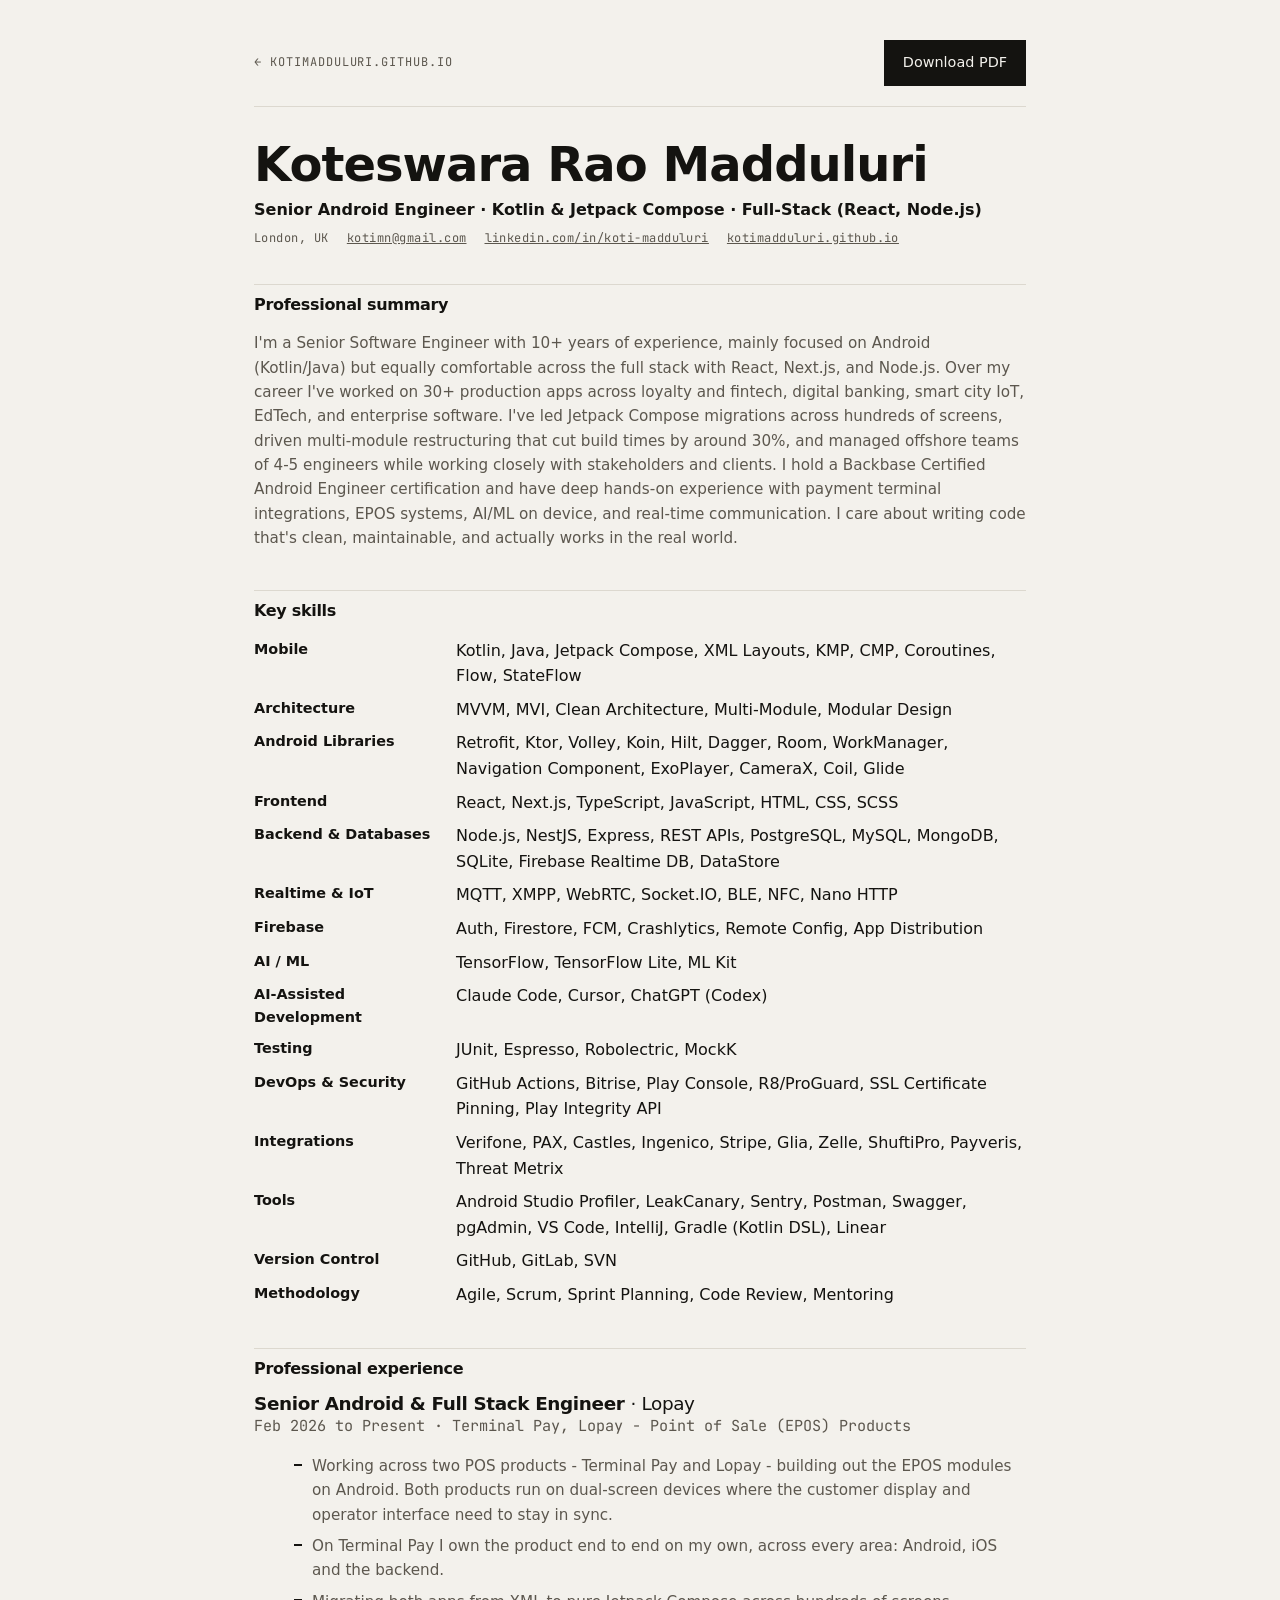
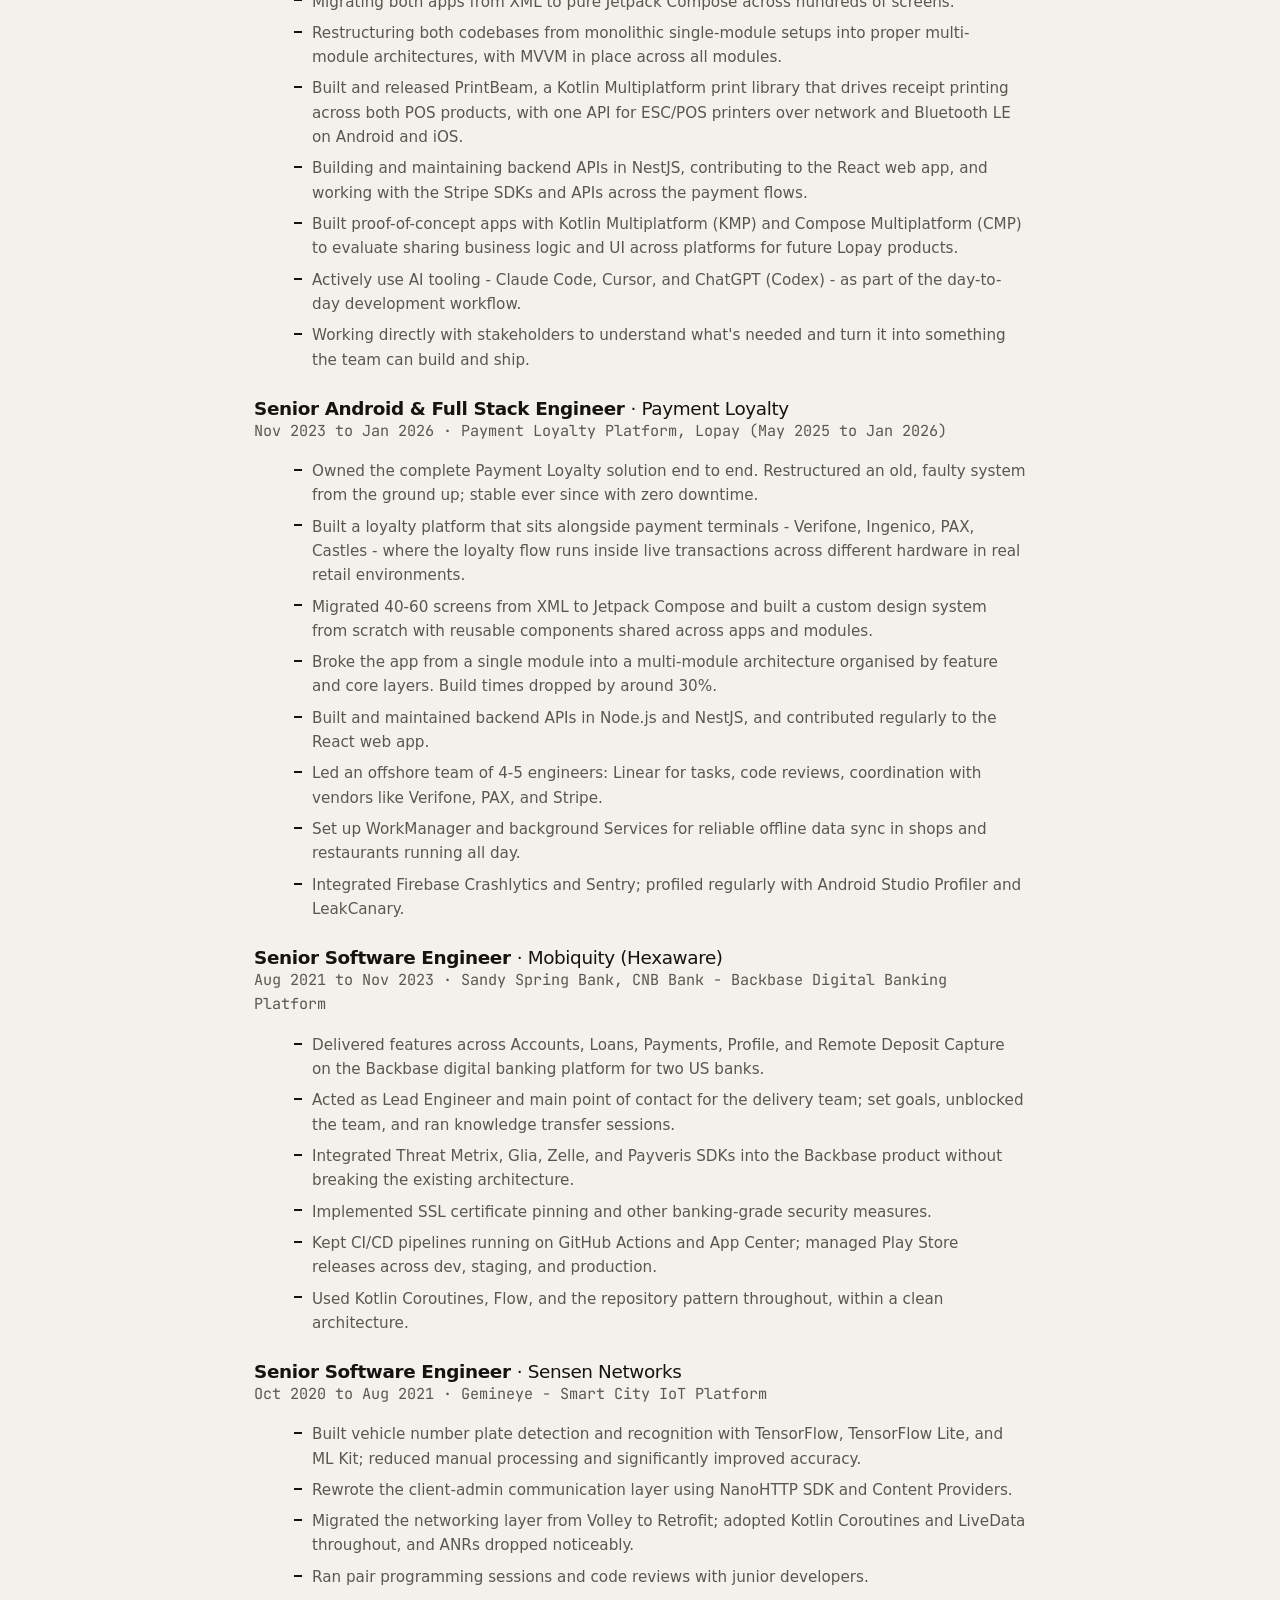
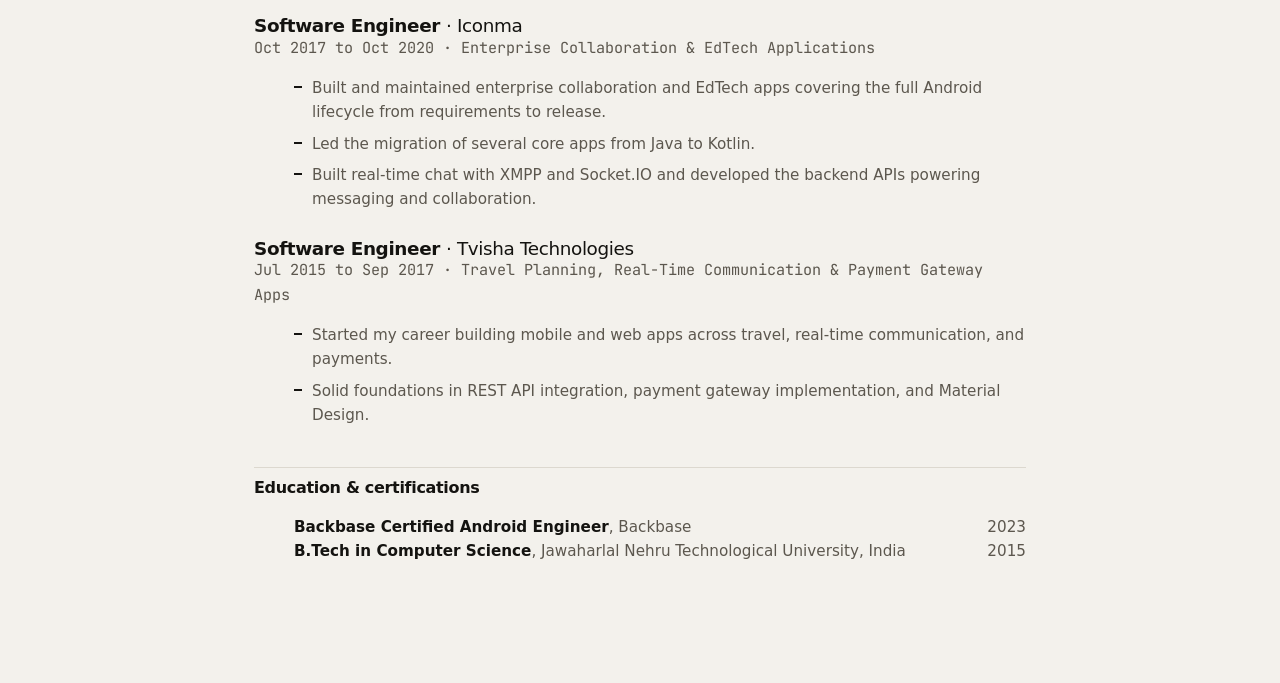
<file: cv/index.html>
<!DOCTYPE html>
<html lang="en" class="no-js">
<head>
  <meta charset="utf-8" />
  <meta name="viewport" content="width=device-width, initial-scale=1" />
  <title>CV · Koti Madduluri · Senior Android &amp; Full Stack Engineer</title>
  <meta name="description" content="CV of Koteswara Rao 'Koti' Madduluri, Senior Android &amp; Full Stack Engineer. Kotlin, Jetpack Compose, KMP/CMP. Fintech, payments and EPOS. London, UK." />
  <link rel="canonical" href="https://kotimadduluri.github.io/cv/" />
  <meta property="og:type" content="profile" />
  <meta property="og:title" content="CV · Koti Madduluri · Senior Android &amp; Full Stack Engineer" />
  <meta property="og:description" content="Live CV: Kotlin, Jetpack Compose, KMP/CMP. Fintech, payments and EPOS. London, UK." />
  <meta property="og:url" content="https://kotimadduluri.github.io/cv/" />
  <meta property="og:image" content="https://kotimadduluri.github.io/assets/og.png" />
  <link rel="icon" type="image/svg+xml" href="../assets/favicon.svg" />
  <script>
    document.documentElement.classList.remove("no-js");
    (function () {
      var stored = null;
      try { stored = localStorage.getItem("theme"); } catch (e) {}
      // no saved choice: follow the OS scheme
      var theme = stored || (matchMedia("(prefers-color-scheme: dark)").matches ? "dark" : "light");
      document.documentElement.setAttribute("data-theme", theme);
    })();
  </script>
  <link rel="preconnect" href="https://api.fontshare.com" />
  <link rel="preconnect" href="https://cdn.fontshare.com" crossorigin />
  <link rel="preconnect" href="https://fonts.googleapis.com" />
  <link rel="preconnect" href="https://fonts.gstatic.com" crossorigin />
  <!-- Fontshare drops the second family when these are combined in one request -->
  <link href="https://api.fontshare.com/v2/css?f[]=general-sans@400,500,600&amp;display=swap" rel="stylesheet" />
  <link href="https://api.fontshare.com/v2/css?f[]=cabinet-grotesk@700,800&amp;display=swap" rel="stylesheet" />
  <link href="https://fonts.googleapis.com/css2?family=JetBrains+Mono:wght@400;500;700&amp;display=swap" rel="stylesheet" />
  <link rel="stylesheet" href="../css/style.css" />
  <style>
    .cv-wrap { max-width: 820px; margin: 0 auto; padding: 40px 24px 80px; }
    .cv-bar {
      display: flex;
      justify-content: space-between;
      align-items: center;
      gap: 16px;
      padding-bottom: 20px;
      margin-bottom: 32px;
      border-bottom: 1px solid var(--hairline);
    }
    .cv-bar a:not(.btn) { min-width: 0; overflow-wrap: anywhere; color: var(--muted); text-decoration: none; font-family: var(--mono); font-size: 0.75rem; letter-spacing: 0.08em; text-transform: uppercase; }
    .cv-bar a:not(.btn):hover, .cv-bar a:not(.btn):focus-visible { color: var(--signal); }
    .cv-bar .btn { font-size: 0.9rem; padding: 10px 18px; white-space: nowrap; flex: none; }
    .cv-head h1 { font-family: var(--display); font-size: clamp(2rem, 6vw, 3rem); font-weight: 800; line-height: 1.05; margin-bottom: 8px; }
    .cv-role { color: var(--ink); font-weight: 600; margin-bottom: 6px; }
    .cv-contact { font-family: var(--mono); font-size: 0.75rem; letter-spacing: 0.04em; color: var(--muted); display: flex; flex-wrap: wrap; gap: 6px 18px; margin-bottom: 36px; }
    .cv-contact a { color: var(--muted); }
    .cv-contact a:hover, .cv-contact a:focus-visible { color: var(--signal); }
    .cv-section { margin-bottom: 40px; }
    .cv-section > h2 {
      font-family: var(--sans);
      font-size: 1rem;
      font-weight: 600;
      color: var(--ink);
      border-top: 1px solid var(--hairline);
      padding-top: 12px;
      margin-bottom: 18px;
    }
    .cv-section p, .cv-section li { color: var(--muted); font-size: 0.95rem; }
    .cv-skills { display: grid; gap: 8px; margin: 0; }
    .cv-skills div { display: grid; grid-template-columns: 190px 1fr; gap: 12px; }
    .cv-skills dt { font-weight: 600; color: var(--ink); font-size: 0.9rem; }
    .cv-skills dd { margin: 0; }
    .cv-job { margin-bottom: 28px; }
    .cv-job h3 { font-family: var(--display); font-size: 1.15rem; font-weight: 800; }
    .cv-job h3 span { color: var(--ink); font-weight: 500; }
    .cv-job-meta { font-family: var(--mono); font-size: 0.85rem; color: var(--muted); margin-bottom: 10px; }
    .cv-job ul { list-style: none; display: grid; gap: 7px; }
    .cv-job li { padding-left: 18px; position: relative; }
    .cv-job li::before { content: ""; position: absolute; left: 0; top: 0.65em; width: 8px; height: 2px; background: var(--ink); }
    .cv-edu li { padding-left: 0; display: flex; justify-content: space-between; gap: 16px; }
    .cv-edu li::before { display: none; }
    .cv-edu strong { color: var(--ink); }
    @media (max-width: 640px) {
      .cv-bar .btn { padding: 10px 14px; }
      .cv-skills div { grid-template-columns: 1fr; gap: 2px; }
      .cv-edu li { flex-direction: column; gap: 2px; }
    }
    @media print {
      .cv-bar { display: none; }
      .cv-wrap { padding: 0; max-width: none; }
      .cv-section { break-inside: avoid-page; }
      a { text-decoration: none; }
    }
  </style>
</head>
<body>
<div class="cv-wrap">
  <nav class="cv-bar" aria-label="CV navigation">
    <a href="../">&#8592; kotimadduluri.github.io</a>
    <a class="btn btn-primary" href="../assets/Koti_Madduluri_Senior_Android_Engineer_CV.pdf" download>Download PDF</a>
  </nav>

  <header class="cv-head">
    <h1>Koteswara Rao Madduluri</h1>
    <p class="cv-role">Senior Android Engineer · Kotlin &amp; Jetpack Compose · Full-Stack (React, Node.js)</p>
    <div class="cv-contact">
      <span>London, UK</span>
      <a href="mailto:kotimn@gmail.com">kotimn@gmail.com</a>
      <a href="https://linkedin.com/in/koti-madduluri">linkedin.com/in/koti-madduluri</a>
      <a href="https://kotimadduluri.github.io">kotimadduluri.github.io</a>
    </div>
  </header>

  <section class="cv-section">
    <h2>Professional summary</h2>
    <p>I'm a Senior Software Engineer with 10+ years of experience, mainly focused on Android (Kotlin/Java) but equally comfortable across the full stack with React, Next.js, and Node.js. Over my career I've worked on 30+ production apps across loyalty and fintech, digital banking, smart city IoT, EdTech, and enterprise software. I've led Jetpack Compose migrations across hundreds of screens, driven multi-module restructuring that cut build times by around 30%, and managed offshore teams of 4-5 engineers while working closely with stakeholders and clients. I hold a Backbase Certified Android Engineer certification and have deep hands-on experience with payment terminal integrations, EPOS systems, AI/ML on device, and real-time communication. I care about writing code that's clean, maintainable, and actually works in the real world.</p>
  </section>

  <section class="cv-section">
    <h2>Key skills</h2>
    <dl class="cv-skills">
      <div><dt>Mobile</dt><dd>Kotlin, Java, Jetpack Compose, XML Layouts, KMP, CMP, Coroutines, Flow, StateFlow</dd></div>
      <div><dt>Architecture</dt><dd>MVVM, MVI, Clean Architecture, Multi-Module, Modular Design</dd></div>
      <div><dt>Android Libraries</dt><dd>Retrofit, Ktor, Volley, Koin, Hilt, Dagger, Room, WorkManager, Navigation Component, ExoPlayer, CameraX, Coil, Glide</dd></div>
      <div><dt>Frontend</dt><dd>React, Next.js, TypeScript, JavaScript, HTML, CSS, SCSS</dd></div>
      <div><dt>Backend &amp; Databases</dt><dd>Node.js, NestJS, Express, REST APIs, PostgreSQL, MySQL, MongoDB, SQLite, Firebase Realtime DB, DataStore</dd></div>
      <div><dt>Realtime &amp; IoT</dt><dd>MQTT, XMPP, WebRTC, Socket.IO, BLE, NFC, Nano HTTP</dd></div>
      <div><dt>Firebase</dt><dd>Auth, Firestore, FCM, Crashlytics, Remote Config, App Distribution</dd></div>
      <div><dt>AI / ML</dt><dd>TensorFlow, TensorFlow Lite, ML Kit</dd></div>
      <div><dt>AI-Assisted Development</dt><dd>Claude Code, Cursor, ChatGPT (Codex)</dd></div>
      <div><dt>Testing</dt><dd>JUnit, Espresso, Robolectric, MockK</dd></div>
      <div><dt>DevOps &amp; Security</dt><dd>GitHub Actions, Bitrise, Play Console, R8/ProGuard, SSL Certificate Pinning, Play Integrity API</dd></div>
      <div><dt>Integrations</dt><dd>Verifone, PAX, Castles, Ingenico, Stripe, Glia, Zelle, ShuftiPro, Payveris, Threat Metrix</dd></div>
      <div><dt>Tools</dt><dd>Android Studio Profiler, LeakCanary, Sentry, Postman, Swagger, pgAdmin, VS Code, IntelliJ, Gradle (Kotlin DSL), Linear</dd></div>
      <div><dt>Version Control</dt><dd>GitHub, GitLab, SVN</dd></div>
      <div><dt>Methodology</dt><dd>Agile, Scrum, Sprint Planning, Code Review, Mentoring</dd></div>
    </dl>
  </section>

  <section class="cv-section">
    <h2>Professional experience</h2>

    <div class="cv-job">
      <h3>Senior Android &amp; Full Stack Engineer <span>· Lopay</span></h3>
      <p class="cv-job-meta">Feb 2026 to Present · Terminal Pay, Lopay - Point of Sale (EPOS) Products</p>
      <ul>
        <li>Working across two POS products - Terminal Pay and Lopay - building out the EPOS modules on Android. Both products run on dual-screen devices where the customer display and operator interface need to stay in sync.</li>
        <li>On Terminal Pay I own the product end to end on my own, across every area: Android, iOS and the backend.</li>
        <li>Migrating both apps from XML to pure Jetpack Compose across hundreds of screens.</li>
        <li>Restructuring both codebases from monolithic single-module setups into proper multi-module architectures, with MVVM in place across all modules.</li>
        <li>Built and released PrintBeam, a Kotlin Multiplatform print library that drives receipt printing across both POS products, with one API for ESC/POS printers over network and Bluetooth LE on Android and iOS.</li>
        <li>Building and maintaining backend APIs in NestJS, contributing to the React web app, and working with the Stripe SDKs and APIs across the payment flows.</li>
        <li>Built proof-of-concept apps with Kotlin Multiplatform (KMP) and Compose Multiplatform (CMP) to evaluate sharing business logic and UI across platforms for future Lopay products.</li>
        <li>Actively use AI tooling - Claude Code, Cursor, and ChatGPT (Codex) - as part of the day-to-day development workflow.</li>
        <li>Working directly with stakeholders to understand what's needed and turn it into something the team can build and ship.</li>
      </ul>
    </div>

    <div class="cv-job">
      <h3>Senior Android &amp; Full Stack Engineer <span>· Payment Loyalty</span></h3>
      <p class="cv-job-meta">Nov 2023 to Jan 2026 · Payment Loyalty Platform, Lopay (May 2025 to Jan 2026)</p>
      <ul>
        <li>Owned the complete Payment Loyalty solution end to end. Restructured an old, faulty system from the ground up; stable ever since with zero downtime.</li>
        <li>Built a loyalty platform that sits alongside payment terminals - Verifone, Ingenico, PAX, Castles - where the loyalty flow runs inside live transactions across different hardware in real retail environments.</li>
        <li>Migrated 40-60 screens from XML to Jetpack Compose and built a custom design system from scratch with reusable components shared across apps and modules.</li>
        <li>Broke the app from a single module into a multi-module architecture organised by feature and core layers. Build times dropped by around 30%.</li>
        <li>Built and maintained backend APIs in Node.js and NestJS, and contributed regularly to the React web app.</li>
        <li>Led an offshore team of 4-5 engineers: Linear for tasks, code reviews, coordination with vendors like Verifone, PAX, and Stripe.</li>
        <li>Set up WorkManager and background Services for reliable offline data sync in shops and restaurants running all day.</li>
        <li>Integrated Firebase Crashlytics and Sentry; profiled regularly with Android Studio Profiler and LeakCanary.</li>
      </ul>
    </div>

    <div class="cv-job">
      <h3>Senior Software Engineer <span>· Mobiquity (Hexaware)</span></h3>
      <p class="cv-job-meta">Aug 2021 to Nov 2023 · Sandy Spring Bank, CNB Bank - Backbase Digital Banking Platform</p>
      <ul>
        <li>Delivered features across Accounts, Loans, Payments, Profile, and Remote Deposit Capture on the Backbase digital banking platform for two US banks.</li>
        <li>Acted as Lead Engineer and main point of contact for the delivery team; set goals, unblocked the team, and ran knowledge transfer sessions.</li>
        <li>Integrated Threat Metrix, Glia, Zelle, and Payveris SDKs into the Backbase product without breaking the existing architecture.</li>
        <li>Implemented SSL certificate pinning and other banking-grade security measures.</li>
        <li>Kept CI/CD pipelines running on GitHub Actions and App Center; managed Play Store releases across dev, staging, and production.</li>
        <li>Used Kotlin Coroutines, Flow, and the repository pattern throughout, within a clean architecture.</li>
      </ul>
    </div>

    <div class="cv-job">
      <h3>Senior Software Engineer <span>· Sensen Networks</span></h3>
      <p class="cv-job-meta">Oct 2020 to Aug 2021 · Gemineye - Smart City IoT Platform</p>
      <ul>
        <li>Built vehicle number plate detection and recognition with TensorFlow, TensorFlow Lite, and ML Kit; reduced manual processing and significantly improved accuracy.</li>
        <li>Rewrote the client-admin communication layer using NanoHTTP SDK and Content Providers.</li>
        <li>Migrated the networking layer from Volley to Retrofit; adopted Kotlin Coroutines and LiveData throughout, and ANRs dropped noticeably.</li>
        <li>Ran pair programming sessions and code reviews with junior developers.</li>
      </ul>
    </div>

    <div class="cv-job">
      <h3>Software Engineer <span>· Iconma</span></h3>
      <p class="cv-job-meta">Oct 2017 to Oct 2020 · Enterprise Collaboration &amp; EdTech Applications</p>
      <ul>
        <li>Built and maintained enterprise collaboration and EdTech apps covering the full Android lifecycle from requirements to release.</li>
        <li>Led the migration of several core apps from Java to Kotlin.</li>
        <li>Built real-time chat with XMPP and Socket.IO and developed the backend APIs powering messaging and collaboration.</li>
      </ul>
    </div>

    <div class="cv-job">
      <h3>Software Engineer <span>· Tvisha Technologies</span></h3>
      <p class="cv-job-meta">Jul 2015 to Sep 2017 · Travel Planning, Real-Time Communication &amp; Payment Gateway Apps</p>
      <ul>
        <li>Started my career building mobile and web apps across travel, real-time communication, and payments.</li>
        <li>Solid foundations in REST API integration, payment gateway implementation, and Material Design.</li>
      </ul>
    </div>
  </section>

  <section class="cv-section">
    <h2>Education &amp; certifications</h2>
    <ul class="cv-edu cv-job">
      <li><span><strong>Backbase Certified Android Engineer</strong>, Backbase</span><span>2023</span></li>
      <li><span><strong>B.Tech in Computer Science</strong>, Jawaharlal Nehru Technological University, India</span><span>2015</span></li>
    </ul>
  </section>
</div>
</body>
</html>
</file>
<file: css/home.css>
/* v2 mock: calm near-white ground, one grotesk (Satoshi), black ink, no accent beyond the live dot.
   Motion: masked line reveals, clip reveals on media, one scramble word. All motion is gated on
   html.js-ready (set first thing by app.js) and prefers-reduced-motion: no-preference, so content stays
   visible if app.js fails to load or run. */

:root {
  --bg: #fafaf9;
  --ink: #111110;
  --mut: #5f5f5b;
  --soft: #f0f0ee;
  --surface: #f0f0ee;
  --card: #ffffff;
  --line: rgba(17, 17, 16, 0.1);
  --line-2: rgba(17, 17, 16, 0.22);
  --shadow: rgba(40, 36, 30, 0.16);
  --media-dark: #111110;
  --live: #16a34a;

  --font: "Satoshi", ui-sans-serif, system-ui, -apple-system, "Segoe UI", sans-serif;
  --mono: ui-monospace, "SF Mono", SFMono-Regular, Menlo, Consolas, monospace;
  --ease-out: cubic-bezier(0.23, 1, 0.32, 1);
  --ease-io: cubic-bezier(0.77, 0, 0.175, 1);
  --r-tile: 20px;
  --r-screen: 22px;
  --pad: clamp(20px, 4vw, 48px);
  --sec: clamp(96px, 12vw, 176px);

  color-scheme: light;
  interpolate-size: allow-keywords;
}
[data-theme="dark"] {
  --bg: #0d0d0c;
  --ink: #f2f2ef;
  --mut: #a2a29d;
  --soft: #181817;
  --surface: #161615;
  --card: #1c1c1b;
  --line: rgba(242, 242, 239, 0.1);
  --line-2: rgba(242, 242, 239, 0.24);
  --shadow: rgba(0, 0, 0, 0.55);
  --media-dark: #1a1a19;
  --live: #22c55e;
  color-scheme: dark;
}

/* ---------- base ---------- */
*, *::before, *::after { box-sizing: border-box; }
html { scroll-behavior: smooth; scroll-padding-top: 88px; -webkit-text-size-adjust: 100%; }
@media (prefers-reduced-motion: reduce) { html { scroll-behavior: auto; } }
body {
  margin: 0;
  background: var(--bg);
  color: var(--ink);
  font: 400 16px/1.55 var(--font);
  -webkit-font-smoothing: antialiased;
  text-rendering: optimizeLegibility;
  overflow-x: clip;
}
img, svg { display: block; max-width: 100%; }
h1, h2, h3, p, ul, ol, dl, dd, blockquote, figure { margin: 0; }
ul, ol { padding: 0; list-style: none; }
a { color: inherit; }
button, input, textarea { font: inherit; color: inherit; }
::selection { background: var(--ink); color: var(--bg); }
:focus-visible { outline: 2px solid var(--ink); outline-offset: 3px; border-radius: 6px; }

.wrap { width: 100%; max-width: 1360px; margin-inline: auto; padding-inline: var(--pad); }
.sr-only {
  position: absolute; width: 1px; height: 1px; padding: 0; margin: -1px;
  overflow: hidden; clip: rect(0 0 0 0); white-space: nowrap; border: 0;
}
.ic { width: 1em; height: 1em; flex: none; fill: none; stroke: currentColor; stroke-width: 2; stroke-linecap: round; stroke-linejoin: round; }
.ic-fill { fill: currentColor; stroke: none; }

.skip {
  position: fixed; left: 16px; top: 12px; z-index: 100;
  padding: 10px 16px; border-radius: 999px; background: var(--ink); color: var(--bg);
  text-decoration: none; font-weight: 500; transform: translateY(-160%);
  transition: transform 200ms var(--ease-out);
}
.skip:focus-visible { transform: none; }

/* ---------- buttons, pills, chips ---------- */
.btn, .pill, .icon-btn, .chip-btn {
  display: inline-flex; align-items: center; justify-content: center; gap: 10px;
  border: 1px solid transparent; border-radius: 999px; cursor: pointer;
  text-decoration: none; font-weight: 500; white-space: nowrap;
  transition: background-color 200ms var(--ease-out), color 200ms var(--ease-out),
              border-color 200ms var(--ease-out), transform 160ms var(--ease-out);
}
.btn:active, .pill:active, .icon-btn:active, .chip-btn:active { transform: scale(0.97); }
.btn { height: 50px; padding: 0 24px; font-size: 15px; }
.btn .ic { font-size: 16px; transition: transform 300ms var(--ease-out); }
.btn-ink { background: var(--ink); color: var(--bg); }
.btn-line { background: transparent; border-color: var(--line-2); color: var(--ink); }
.pill { height: 40px; padding: 0 18px; font-size: 14px; background: transparent; border-color: var(--line-2); }
.pill-ink { background: var(--ink); color: var(--bg); border-color: var(--ink); }
.icon-btn { width: 40px; height: 40px; padding: 0; background: transparent; border-color: var(--line-2); }
.icon-btn .ic { font-size: 17px; }
@media (hover: hover) and (pointer: fine) {
  .btn-ink:hover, .pill-ink:hover { background: color-mix(in srgb, var(--ink) 84%, var(--bg)); }
  .btn-line:hover, .pill:not(.pill-ink):hover, .icon-btn:hover { border-color: var(--ink); }
  .btn:hover .ic:has(use[href="#i-arrow-r"]) { transform: translateX(3px); }
  .btn:hover .ic:has(use[href="#i-download"]) { transform: translateY(2px); }
}
.theme-btn .ic-sun { display: none; }
[data-theme="dark"] .theme-btn .ic-sun { display: block; }
[data-theme="dark"] .theme-btn .ic-moon { display: none; }

.tags { display: flex; flex-wrap: wrap; gap: 6px; }
.tags li {
  font-size: 12px; line-height: 1; font-weight: 500; color: var(--mut);
  padding: 7px 11px; border-radius: 999px; background: var(--soft);
}

/* ---------- header ---------- */
.hdr {
  position: fixed; inset: 0 0 auto; z-index: 50; padding-block: 12px;
  border-bottom: 1px solid transparent;
  transition: background-color 300ms var(--ease-out), border-color 300ms var(--ease-out);
}
.hdr.scrolled {
  background: color-mix(in srgb, var(--bg) 82%, transparent);
  -webkit-backdrop-filter: saturate(1.4) blur(14px);
  backdrop-filter: saturate(1.4) blur(14px);
  border-bottom-color: var(--line);
}
.hdr-in { display: flex; align-items: center; justify-content: space-between; gap: 16px; }
.brand { display: inline-flex; align-items: center; min-height: 32px; font-weight: 700; font-size: 17px; letter-spacing: -0.02em; text-decoration: none; }
.hdr-end { display: flex; align-items: center; gap: 8px; }

.nav-pills a {
  display: block; padding: 8px 16px; border-radius: 999px; font-size: 14px; font-weight: 500;
  text-decoration: none; color: var(--mut);
  transition: color 200ms var(--ease-out), background-color 200ms var(--ease-out);
}
@media (hover: hover) { .nav-pills a:hover { color: var(--ink); } }
.pill-ink[aria-current="true"] { box-shadow: 0 0 0 2px var(--bg), 0 0 0 3px var(--ink); }
.nav-pills a[aria-current="true"] { color: var(--ink); background: var(--card); box-shadow: 0 1px 2px var(--line), 0 0 0 1px var(--line); }

@media (min-width: 820px) {
  .menu-btn, .nav-contact { display: none; }
  /* The list carries `popover` for the phone menu; on wide screens undo the UA popover box. */
  .nav-pills {
    display: flex; gap: 2px; position: static; inset: auto; margin: 0; width: auto; height: auto;
    overflow: visible; color: inherit; padding: 4px; border-radius: 999px;
    background: var(--soft); border: 1px solid var(--line);
  }
}
@media (max-width: 819px) {
  .nav { order: 3; }
  .nav-pills {
    position: fixed; inset: 68px var(--pad) auto auto; margin: 0; width: min(260px, calc(100vw - 2 * var(--pad)));
    padding: 8px; border-radius: 20px; border: 1px solid var(--line);
    background: var(--card); color: var(--ink); box-shadow: 0 24px 48px -16px var(--shadow);
  }
  .nav-pills:popover-open { display: grid; }
  .nav-pills a { padding: 12px 16px; font-size: 16px; color: var(--ink); }
  .hdr-end .pill-ink { display: none; }
}
/* No popover support: no Menu button, the links sit inline and scroll sideways if they must. */
@supports not selector(:popover-open) {
  .menu-btn { display: none; }
  .nav-pills[popover] {
    display: flex; position: static; inset: auto; width: auto; margin: 0; padding: 0; border: 0;
    background: none; box-shadow: none; overflow-x: auto; max-width: 52vw;
  }
  .nav-pills[popover] a { padding: 8px 10px; font-size: 14px; }
}

/* ---------- hero ---------- */
.hero { padding-top: clamp(104px, 12vw, 132px); padding-bottom: clamp(24px, 3vw, 48px); overflow: clip; }
.hero-grid { display: grid; gap: 24px; align-items: center; }
@media (min-width: 1000px) {
  .hero-grid { grid-template-columns: minmax(0, 5fr) minmax(0, 6fr); min-height: min(100svh - 200px, 640px); gap: 24px; }
}
.status {
  display: inline-flex; align-items: center; gap: 10px; font-size: 14px; font-weight: 500; color: var(--mut);
  padding: 7px 14px 7px 12px; border: 1px solid var(--line); border-radius: 999px; background: var(--card);
}
.live { width: 8px; height: 8px; border-radius: 50%; background: var(--live); box-shadow: 0 0 0 3px color-mix(in srgb, var(--live) 18%, transparent); }
.display {
  margin-top: 28px; font-weight: 700; font-size: clamp(56px, 7.2vw, 112px);
  line-height: 0.96; letter-spacing: -0.045em;
}
/* The name reads first but the role is the largest text on the page (above .h2 and .contact-h at every width).
   .ml.display-name: beats the later .ml negative margin. */
.ml.display-name { font-size: clamp(20px, 1.9vw, 26px); letter-spacing: -0.02em; line-height: 1.2; margin-bottom: 14px; }
.lede { margin-top: 24px; font-size: clamp(18px, 1.5vw, 21px); line-height: 1.5; color: var(--mut); max-width: 34ch; text-wrap: pretty; }
.hero-cta { display: flex; flex-wrap: wrap; gap: 12px; margin-top: 36px; }

/* Masked lines: each .ml clips its child; the child rises into view. */
.ml { display: block; overflow: hidden; padding-bottom: 0.08em; margin-bottom: -0.08em; }
.ml > span { display: inline-block; }

/* Isometric arrangement of real app screens. Orthographic: no perspective, the plane is rotated
   to the classic 55 / -45 isometric angle; slots lift by --z (in container widths). */
.iso { position: relative; container-type: inline-size; aspect-ratio: 1 / 0.86; }
/* One shared ground shadow under the whole arrangement. */
.iso::before {
  content: ""; position: absolute; left: 10%; right: 6%; top: 30%; bottom: 8%;
  background: radial-gradient(closest-side, var(--shadow), transparent);
  filter: blur(18px); opacity: 0.85;
}
.iso-plane {
  --px: 0; --py: 0;
  position: absolute; left: 52%; top: 48%; width: 100%; aspect-ratio: 1;
  transform-style: preserve-3d;
  transform: translate(-50%, -50%) rotateX(calc(55deg + var(--py) * 2deg)) rotateZ(calc(-45deg + var(--px) * 2deg));
  transition: transform 1200ms var(--ease-out);
}
.slot {
  position: absolute; left: calc(var(--x) * 1%); top: calc(var(--y) * 1%); width: calc(var(--w) * 1%);
  transform-style: preserve-3d;
  transform: translateZ(calc(var(--z) * 1cqw));
}
.slot img {
  position: relative; width: 100%; height: auto; border-radius: var(--r-screen);
  outline: 1px solid var(--line); outline-offset: -1px; background: var(--card);
}
.slot img { box-shadow: 0 2px 6px -2px var(--shadow); }
/* Desktop: the box hugs the art and sits on the row's bottom edge, so the lowest phone lines up with the
   CTAs and the gap to "Selected work" stays under 100px; the plane is 110% of the column and may spill
   into the column gap. */
@media (min-width: 1000px) {
  .hero { padding-bottom: 0; }
  .hero + .sec { padding-top: clamp(40px, 5.6vw, 80px); }
  .iso { aspect-ratio: 1 / 0.745; align-self: end; }
  .iso-plane { width: 110%; left: 46%; top: 50%; }
}
@media (max-width: 999px) {
  .iso { max-width: 720px; margin-inline: auto; width: 100%; aspect-ratio: 1 / 0.7; }
  .iso-plane { width: 112%; left: 48%; top: 45%; }
}

/* ---------- sections ---------- */
.sec { padding-block: var(--sec) 0; }
/* The hero already ends in open space; a full section gap after it reads as a dead band. */
.hero + .sec { padding-top: clamp(40px, 6vw, 96px); }
.sec-head { display: flex; flex-wrap: wrap; align-items: end; justify-content: space-between; gap: 16px 48px; margin-bottom: clamp(36px, 5vw, 64px); }
.h2 { font-weight: 700; font-size: clamp(44px, 6.4vw, 92px); line-height: 0.95; letter-spacing: -0.045em; }
.sec-intro { font-size: 17px; color: var(--mut); max-width: 34ch; }

/* ---------- work ---------- */
.filters { display: flex; flex-wrap: wrap; gap: 8px; margin-bottom: clamp(32px, 4vw, 48px); }
.chip-btn {
  height: 38px; padding: 0 16px; font-size: 14px; background: transparent; color: var(--mut); border-color: var(--line-2);
}
@media (hover: hover) { .chip-btn:hover { color: var(--ink); border-color: var(--ink); } }
.chip-btn[aria-pressed="true"] { background: var(--ink); color: var(--bg); border-color: var(--ink); }

.tiles { display: grid; gap: clamp(48px, 5vw, 72px) clamp(20px, 2.4vw, 32px); }
@media (min-width: 880px) { .tiles { grid-template-columns: 1fr 1fr; } }
.tile[hidden] { display: none; }
.tile-media {
  position: relative; overflow: hidden; border-radius: var(--r-tile); aspect-ratio: 5 / 4;
  background: var(--surface); isolation: isolate;
}
.tile-media img { transition: transform 1200ms var(--ease-out); }
@media (prefers-reduced-motion: reduce) { .tile-media img { transition: none; } }
.tile-media .cover { width: 100%; height: 100%; object-fit: cover; }
.tile-media .contain { width: 100%; height: 100%; object-fit: contain; padding: 6%; }
.tile-media .cover-loco { object-position: 50% 30%; }
/* Real photography and baked graphics keep their own dark ground; everything else sits on --surface. */
.tm-dark { background: var(--media-dark); }
.tm-phones { display: flex; align-items: center; justify-content: center; gap: 5%; padding: 7% 8%; }
.tm-phones .phone {
  height: 88%; width: auto; min-width: 0; max-width: 42%; object-fit: contain; border-radius: 18px;
  box-shadow: 0 1px 0 var(--line), 0 30px 50px -24px var(--shadow);
}
.tm-phones .phone:nth-child(2) { margin-top: 6%; margin-bottom: -6%; }
/* Troop screens are wider than the Terminal Pay devices; a wider cap lets them reach the same 88% height. */
#p-troop .phone { max-width: 47%; }
.tm-sdk { display: flex; flex-direction: column; align-items: center; justify-content: center; gap: 22px; padding: 8%; text-align: center; }
.sdk-ic { width: 128px; height: 128px; }
.sdk-line {
  font: 500 13px/1.5 var(--mono); padding: 10px 16px; border-radius: 12px;
  background: var(--card); border: 1px solid var(--line); max-width: 100%; overflow-wrap: anywhere;
}
.sdk-plat { font-size: 13px; color: var(--mut); }

.ill-anpr { width: 72%; height: auto; margin: auto; position: absolute; inset: 0; }
.ill-anpr .mt { fill: none; stroke: var(--mut); stroke-width: 1.5; }
.ill-anpr .ln { fill: none; stroke: var(--ink); stroke-width: 1.5; stroke-linejoin: round; }
.ill-anpr .zn { fill: none; stroke: var(--mut); stroke-width: 1; stroke-dasharray: 4 4; }
.ill-anpr .sg { fill: none; stroke: var(--ink); stroke-width: 2.25; }
.ill-anpr .pp { fill: var(--surface); stroke: var(--line-2); }
/* Label sizes are in viewBox units: 14 renders at 12px or more down to a 350px wide tile at 390. */
.ill-anpr .tx { font: 500 14px var(--mono); letter-spacing: 0.02em; fill: var(--mut); }
.ill-anpr .pl { font: 700 14px var(--mono); letter-spacing: 0.02em; fill: var(--ink); }
@media (max-width: 599px) { .ill-anpr { width: 100%; } }

.tile-body { padding-top: 22px; display: grid; gap: 10px; }
.tile-title { display: flex; align-items: center; gap: 12px; }
.app-ic { width: 28px; height: 28px; border-radius: 7px; }
.tile-title h3 { font-size: 22px; font-weight: 700; letter-spacing: -0.02em; line-height: 1.2; }
.when { margin-left: auto; font-size: 13px; font-weight: 500; color: var(--mut); font-variant-numeric: tabular-nums; }
.tile-desc { font-size: 16px; color: var(--mut); max-width: 56ch; }
.tile-out { font-size: 16px; font-weight: 500; }
.tile .tags { margin-top: 4px; }
.links { display: flex; flex-wrap: wrap; gap: 6px 20px; margin-top: 4px; }
.links a {
  display: inline-flex; align-items: center; gap: 4px; min-height: 32px; margin-block: -2px; font-size: 14px; font-weight: 500;
  text-decoration: underline; text-decoration-color: var(--line-2); text-underline-offset: 4px;
  transition: text-decoration-color 200ms var(--ease-out);
}
@media (hover: hover) { .links a:hover { text-decoration-color: currentColor; } }
.links-none { font-size: 14px; font-weight: 500; color: var(--mut); min-height: 32px; margin-block: -2px; align-items: center; }
.links .ic { font-size: 13px; }
.tiles-empty { position: absolute; width: 1px; height: 1px; overflow: hidden; clip: rect(0 0 0 0); }

::view-transition-group(*) { animation-duration: 520ms; animation-timing-function: var(--ease-out); }

/* ---------- statement ---------- */
.statement { padding-block: var(--sec) 0; }
.quote p {
  font-size: clamp(30px, 8vw, 64px); font-weight: 500; line-height: 1.08; letter-spacing: -0.035em;
  max-width: 22ch; margin-inline: auto; text-align: center; text-wrap: balance;
}

/* ---------- career ---------- */
.career-grid { display: grid; gap: 48px; }
@media (min-width: 1000px) {
  .career-grid { grid-template-columns: minmax(0, 4fr) minmax(0, 7fr); gap: 64px; }
  .career-head { position: sticky; top: 120px; align-self: start; }
}
.career-head .sec-intro { margin-top: 24px; }
.dom-row { margin-top: 20px; max-width: 44ch; }
.creds { margin-top: 32px; display: grid; gap: 12px; }
.creds li { display: flex; gap: 12px; align-items: flex-start; font-size: 15px; color: var(--mut); }
.creds strong { color: var(--ink); font-weight: 500; }
.creds .ic { font-size: 18px; margin-top: 2px; color: var(--ink); }

.roles { border-top: 1px solid var(--line); }
.role { border-bottom: 1px solid var(--line); }
.role summary {
  list-style: none; cursor: pointer; padding: 26px 0;
  display: grid; grid-template-columns: minmax(0, 1fr) auto 24px; align-items: baseline; gap: 8px 20px;
}
.role summary::-webkit-details-marker { display: none; }
.role-org { font-size: clamp(22px, 2.2vw, 28px); font-weight: 700; letter-spacing: -0.025em; line-height: 1.15; }
.role-when { font-size: 14px; color: var(--mut); font-variant-numeric: tabular-nums; text-align: right; }
.role-sub { grid-column: 1 / 3; display: flex; flex-wrap: wrap; align-items: center; gap: 6px 12px; }
.role-title { font-size: 16px; color: var(--mut); }
.role-dom {
  font-size: 12px; font-weight: 500; color: var(--mut);
  padding: 6px 11px; border-radius: 999px; background: var(--soft); line-height: 1;
}
/* Plus that turns to minus. */
.role summary::after {
  content: ""; grid-column: 3; grid-row: 1; align-self: center; justify-self: end; width: 14px; height: 14px;
  background:
    linear-gradient(currentColor, currentColor) center / 14px 1.5px no-repeat,
    linear-gradient(currentColor, currentColor) center / 1.5px 14px no-repeat;
  transition: background-size 300ms var(--ease-out);
}
.role details[open] summary::after { background-size: 14px 1.5px, 1.5px 0; }
@media (hover: hover) { .role summary:hover .role-org { text-decoration: underline; text-decoration-thickness: 1.5px; text-underline-offset: 5px; } }
.role-body { padding: 0 48px 30px 0; }
.role-meta { font-size: 14px; font-weight: 500; margin-bottom: 14px; }
.role-body ul { display: grid; gap: 10px; }
.role-body li { position: relative; padding-left: 22px; color: var(--mut); font-size: 16px; line-height: 1.6; max-width: 68ch; }
.role-body li::before { content: ""; position: absolute; left: 0; top: 0.8em; width: 10px; height: 1.5px; background: var(--line-2); }
@media (max-width: 599px) {
  .role summary { grid-template-columns: minmax(0, 1fr) 24px; }
  .role-when { grid-column: 1; grid-row: 2; text-align: left; }
  .role-sub { grid-column: 1; grid-row: 3; }
  .role summary::after { grid-column: 2; }
  .role-body { padding-right: 0; }
}

/* ---------- stack ---------- */
.stack-daily { font-size: 17px; color: var(--mut); margin-bottom: 28px; max-width: 72ch; }
.stack-daily strong { color: var(--ink); font-weight: 500; }
.stack { border-top: 1px solid var(--line); }
.grp { display: grid; gap: 12px 32px; padding-block: 22px; border-bottom: 1px solid var(--line); }
@media (min-width: 760px) { .grp { grid-template-columns: 240px 1fr; align-items: baseline; } }
.grp dt { font-size: 16px; font-weight: 700; letter-spacing: -0.01em; }
.grp .tags li { font-size: 13px; padding: 8px 12px; color: var(--ink); background: var(--soft); }
html.js-ready .stack:not(.open) .grp-more { display: none; }
.stack-more { margin-top: 32px; }

/* ---------- contact ---------- */
.contact { padding-bottom: var(--sec); }
/* A centred block, left-aligned inside: the cycle box holds the widest word, so the block width never
   changes and "your next" + word never re-centre on a swap. The headline stays below the hero h1. */
.contact-hero { width: fit-content; margin-inline: auto; }
.contact-h {
  font-weight: 700; font-size: clamp(40px, 6.6vw, 104px);
  line-height: 1.02; letter-spacing: -0.05em;
}
/* Full ink; app.js fixes the width at the widest word so a swap never reflows the line. */
.cycle { display: inline-block; color: var(--ink); white-space: nowrap; }
.contact-actions { display: flex; flex-wrap: wrap; gap: 12px; margin-top: clamp(32px, 4vw, 48px); }
.copy-note { margin-top: 12px; min-height: 20px; font-size: 14px; color: var(--mut); }

.contact-grid { display: grid; gap: 48px; margin-top: clamp(64px, 8vw, 112px); padding-top: clamp(40px, 5vw, 64px); border-top: 1px solid var(--line); }
/* Same columns and gutter as the work grid, so "Or write here" starts on the second work column. */
@media (min-width: 880px) { .contact-grid { grid-template-columns: 1fr 1fr; gap: clamp(20px, 2.4vw, 32px); } }
.contact-lead { font-size: 22px; font-weight: 500; letter-spacing: -0.02em; line-height: 1.3; max-width: 22ch; }
.contact-links { margin-top: 28px; display: grid; gap: 14px; }
.contact-links li { display: flex; align-items: center; gap: 12px; font-size: 15px; }
.contact-links .ic { font-size: 18px; color: var(--mut); }
.contact-links a { text-decoration: underline; text-decoration-color: var(--line-2); text-underline-offset: 4px; overflow-wrap: anywhere; }
@media (hover: hover) { .contact-links a:hover { text-decoration-color: currentColor; } }
.contact-place { margin-top: 28px; font-size: 14px; color: var(--mut); }

.write summary {
  list-style: none; cursor: pointer; display: inline-flex; align-items: center; gap: 10px;
  min-height: 44px; font-size: 22px; font-weight: 500; letter-spacing: -0.02em; line-height: 1.3;
  /* Pull the 44px target up so its text shares a top line with .contact-lead (22px / 1.3). */
  margin-top: calc((1.3em - 44px) / 2);
}
.write summary::-webkit-details-marker { display: none; }
.write summary::after { content: "+"; font-weight: 400; color: var(--mut); }
.write[open] summary::after { content: "-"; }
.form { display: grid; gap: 16px; margin-top: 20px; }
@media (min-width: 600px) { .form { grid-template-columns: 1fr 1fr; } .field-full, .form-end { grid-column: 1 / -1; } }
.field { display: grid; gap: 8px; }
.field label { font-size: 13px; font-weight: 500; color: var(--mut); }
.field input, .field textarea {
  width: 100%; padding: 14px 16px; border-radius: 14px; border: 1px solid var(--line);
  background: var(--soft); font-size: 16px; line-height: 1.5; resize: vertical;
  transition: border-color 200ms var(--ease-out), background-color 200ms var(--ease-out);
}
@media (hover: hover) { .field input:hover, .field textarea:hover { border-color: var(--line-2); } }
.field input:focus, .field textarea:focus { outline: none; border-color: var(--ink); background: var(--card); }
.field input:focus-visible, .field textarea:focus-visible { outline: 2px solid var(--ink); outline-offset: 2px; }
.form-end { display: flex; flex-wrap: wrap; align-items: center; gap: 16px 24px; margin-top: 8px; }
.form-note { font-size: 13px; color: var(--mut); max-width: 44ch; }

/* ---------- footer ---------- */
.ftr { border-top: 1px solid var(--line); padding-block: 28px; font-size: 13px; color: var(--mut); }
.ftr-in { display: flex; flex-wrap: wrap; align-items: center; justify-content: space-between; gap: 16px 32px; }
.ftr-meta { display: flex; flex-wrap: wrap; gap: 8px 24px; font-variant-numeric: tabular-nums; }
.ftr-meta time { color: var(--ink); font-weight: 500; }
.ftr-links { display: flex; gap: 4px; }
.ftr-links a {
  display: grid; place-items: center; width: 40px; height: 40px; border-radius: 999px; color: var(--ink);
  transition: background-color 200ms var(--ease-out);
}
@media (hover: hover) { .ftr-links a:hover { background: var(--soft); } }
.ftr-links .ic { font-size: 18px; }

/* ---------- motion (only with JS and no reduced-motion preference) ---------- */
@media (prefers-reduced-motion: no-preference) {
  html.js-ready [data-lines] .ml > span {
    transform: translate3d(0, 110%, 0);
    transition: transform 1000ms var(--ease-out) calc(var(--i, 0) * 90ms);
  }
  html.js-ready [data-lines].in .ml > span { transform: none; }

  html.js-ready [data-reveal] {
    opacity: 0; transform: translate3d(0, 18px, 0);
    transition: opacity 800ms var(--ease-out) var(--d, 0ms), transform 900ms var(--ease-out) var(--d, 0ms);
  }
  html.js-ready [data-reveal].in { opacity: 1; transform: none; }

  /* Media reveals by clip, not fade: the frame opens while the image settles from 1.12. */
  html.js-ready .tile-media[data-reveal] {
    opacity: 1; transform: none;
    clip-path: inset(8% 6% 8% 6% round var(--r-tile));
    transition: clip-path 1100ms var(--ease-out);
  }
  html.js-ready .tile-media[data-reveal].in { clip-path: inset(0 0 0 0 round var(--r-tile)); }
  html.js-ready .tile-media[data-reveal] img { transform: scale(1.12); }
  html.js-ready .tile-media[data-reveal].in img { transform: none; }
  html.js-ready .tile-media[data-reveal] .ill-anpr, html.js-ready .tile-media[data-reveal] .sdk-line { transition: opacity 900ms var(--ease-out) 200ms; opacity: 0; }
  html.js-ready .tile-media[data-reveal].in .ill-anpr, html.js-ready .tile-media[data-reveal].in .sdk-line { opacity: 1; }

  /* Hero screens settle onto the plane one by one. */
  html.js-ready .iso .slot {
    opacity: 0;
    transform: translateZ(calc(var(--z) * 1cqw + 8cqw));
    transition: opacity 900ms var(--ease-out) calc(300ms + var(--i) * 110ms),
                transform 1400ms var(--ease-out) calc(300ms + var(--i) * 110ms);
  }
  html.js-ready .iso.in .slot { opacity: 1; transform: translateZ(calc(var(--z) * 1cqw)); }

  /* Smooth open for the role accordion where ::details-content exists. */
  @supports selector(::details-content) {
    .role details::details-content {
      block-size: 0; overflow: clip;
      /* Noted exception to the 400ms floor: an accordion the reader opens should not make them wait. */
      transition: block-size 300ms var(--ease-out), content-visibility 300ms allow-discrete;
    }
    .role details[open]::details-content { block-size: auto; }
  }
}
@media (prefers-reduced-motion: no-preference) and (hover: hover) and (pointer: fine) {
  html.js-ready .tile:hover .tile-media[data-reveal].in img { transform: scale(1.03); transition-duration: 700ms; }
}
@media (prefers-reduced-motion: reduce) {
  .iso-plane, .btn, .btn .ic, .pill, .icon-btn, .chip-btn { transition: none; }
  .btn:active, .pill:active, .icon-btn:active, .chip-btn:active { transform: none; }
}
</file>
<file: css/style.css>
/* ==========================================================================
   Koti Madduluri - portfolio
   Art direction: TILL ROLL. Warm paper and charcoal grounds, ink type,
   hairline rules, product hardware on tonal stages, a printed receipt as
   the signature. Achromatic by rule - the product screenshots are the
   only colour on the page. A single carbon-ink blue signal is reserved for live
   status and focus, nothing else.
   Cabinet Grotesk (display, mixed case) + General Sans (body) +
   JetBrains Mono (real data only: dates, versions, stacks, the receipt).
   Depth comes from tone, plus one contact shadow under the hero device.
   Motion: transform and opacity only, 140-220ms, no loops.
   ========================================================================== */

:root {
  --bg: #0e0d0c;
  --surface: #161513;
  --surface-2: #1e1c1a;
  --ink: #eeece8;
  /* >= 6.7:1 on every ground, surface-2 included */
  --muted: #a8a39b;
  --hairline: #262421;
  --hairline-strong: #3a3733;
  /* 3:1 against every ground: WCAG 1.4.11 for interactive control borders */
  --border-ui: #6e6961;
  --rule: #eeece8;
  --signal: #8fa3ff;
  --signal-quiet: rgba(143, 163, 255, 0.14);
  --fill: #eeece8;
  --on-fill: #0e0d0c;
  /* receipt paper stays paper in both themes */
  --paper: #f4f2e9;
  --paper-ink: #1a1a17;
  --paper-rule: #b9b6a6;
  /* the one shadow on the page: contact shadow under the hero device */
  --contact-shadow: rgba(0, 0, 0, 0.55);

  --display: "Cabinet Grotesk", "General Sans", system-ui, sans-serif;
  --sans: "General Sans", system-ui, -apple-system, "Segoe UI", sans-serif;
  --mono: "JetBrains Mono", ui-monospace, SFMono-Regular, Menlo, monospace;

  --container: 1280px;
  --gutter: clamp(20px, 4vw, 56px);

  --ease-out: cubic-bezier(0.23, 1, 0.32, 1);
  --ease-in-out: cubic-bezier(0.77, 0, 0.175, 1);

  color-scheme: dark;
}

[data-theme="light"] {
  --bg: #f3f1ec;
  --surface: #fbfaf7;
  --surface-2: #ebe8e1;
  --ink: #141310;
  --muted: #5c574e;
  --hairline: #dcd8cf;
  --hairline-strong: #bfb9ad;
  --border-ui: #8a8478;
  --rule: #141310;
  --signal: #2b47c9;
  --signal-quiet: rgba(43, 71, 201, 0.10);
  --fill: #141310;
  --on-fill: #f3f1ec;
  --contact-shadow: rgba(60, 48, 30, 0.28);

  color-scheme: light;
}

/* ---------- base ---------- */

*, *::before, *::after { box-sizing: border-box; }

/* the work tabs hide rows with the hidden attribute; every display value
   below would otherwise win over it */
[hidden] { display: none !important; }

html {
  scroll-behavior: smooth;
  scroll-padding-top: 92px;
  -webkit-text-size-adjust: 100%;
}

body {
  margin: 0;
  background: var(--bg);
  color: var(--ink);
  font-family: var(--sans);
  font-size: 16px;
  line-height: 1.6;
  font-feature-settings: "kern" 1;
  -webkit-font-smoothing: antialiased;
  -moz-osx-font-smoothing: grayscale;
  overflow-x: hidden;
}

img, svg, canvas { display: block; max-width: 100%; }
img { height: auto; }

a { color: inherit; }

::selection { background: var(--ink); color: var(--bg); }

:focus-visible {
  outline: 2px solid var(--signal);
  outline-offset: 3px;
}

.container {
  width: 100%;
  max-width: var(--container);
  margin-inline: auto;
  padding-inline: var(--gutter);
}

.skip-link {
  position: absolute;
  left: -9999px;
  top: 0;
  z-index: 200;
  background: var(--fill);
  color: var(--on-fill);
  padding: 10px 16px;
  font-family: var(--mono);
  font-size: 0.8rem;
}
.skip-link:focus { left: 12px; top: 12px; }

/* ---------- type scale ---------- */

h1, h2, h3, h4 {
  font-family: var(--display);
  font-weight: 800;
  letter-spacing: -0.02em;
  line-height: 1.02;
  margin: 0;
  text-wrap: balance;
}

p { margin: 0; }


.meta {
  font-family: var(--mono);
  font-size: 0.7rem;
  letter-spacing: 0.12em;
  text-transform: uppercase;
  color: var(--muted);
}

/* an inline, comma-free technical list: the page's only "chip" replacement */
.speclist {
  font-family: var(--mono);
  font-size: 0.76rem;
  line-height: 1.9;
  color: var(--muted);
  margin: 0;
  padding: 0;
  list-style: none;
  display: flex;
  flex-wrap: wrap;
  gap: 0 8px;
}
.speclist li { display: inline-flex; align-items: baseline; white-space: nowrap; }
/* the separator belongs to the item before it, so it can never start a line */
.speclist li:not(:last-child)::after {
  content: "/";
  color: var(--hairline-strong);
  margin-left: 8px;
}

/* ---------- header ---------- */

.scroll-progress {
  position: fixed;
  inset: 0 auto auto 0;
  height: 2px;
  width: 100%;
  transform: scaleX(var(--p, 0));
  transform-origin: 0 50%;
  background: var(--signal);
  z-index: 120;
  pointer-events: none;
}

.site-header {
  position: sticky;
  top: 0;
  z-index: 100;
  background: color-mix(in srgb, var(--bg) 88%, transparent);
  backdrop-filter: blur(12px);
  -webkit-backdrop-filter: blur(12px);
  border-bottom: 1px solid transparent;
  transition: border-color 180ms var(--ease-out);
}
.site-header.is-scrolled { border-bottom-color: var(--hairline); }

.nav {
  display: flex;
  align-items: center;
  gap: 20px;
  height: 66px;
}

.brand {
  font-family: var(--display);
  font-weight: 800;
  font-size: 1.05rem;
  letter-spacing: 0.02em;
  text-decoration: none;
  margin-right: auto;
}
.brand-dot { color: var(--signal); }

.nav-menu {
  display: flex;
  align-items: center;
  gap: 26px;
  list-style: none;
  margin: 0;
  padding: 0;
}
.nav-menu a {
  font-size: 0.9rem;
  text-decoration: none;
  color: var(--muted);
  padding: 6px 0;
  position: relative;
  transition: color 150ms var(--ease-out);
}
.nav-menu a::after {
  content: "";
  position: absolute;
  left: 0;
  right: 0;
  bottom: 0;
  height: 1px;
  background: var(--signal);
  transform: scaleX(0);
  transform-origin: 0 50%;
  transition: transform 180ms var(--ease-out);
}
.nav-menu a:hover { color: var(--ink); }
.nav-menu a.is-active { color: var(--ink); }
.nav-menu a.is-active::after { transform: scaleX(1); }

.nav-toggle {
  display: none;
  width: 38px;
  height: 34px;
  background: none;
  border: 1px solid var(--border-ui);
  cursor: pointer;
  padding: 0;
  align-items: center;
  justify-content: center;
  flex-direction: column;
  gap: 5px;
}
.nav-toggle span {
  display: block;
  width: 16px;
  height: 1px;
  background: var(--ink);
  transition: transform 180ms var(--ease-out), opacity 140ms linear;
}
.nav-toggle[aria-expanded="true"] span:first-child { transform: translateY(3px) rotate(45deg); }
.nav-toggle[aria-expanded="true"] span:last-child { transform: translateY(-3px) rotate(-45deg); }

.cmdk-hint,
.theme-toggle {
  display: inline-flex;
  align-items: center;
  justify-content: center;
  gap: 2px;
  height: 34px;
  min-width: 38px;
  padding: 0 8px;
  background: none;
  border: 1px solid var(--border-ui);
  color: var(--muted);
  cursor: pointer;
  transition: border-color 150ms var(--ease-out), color 150ms var(--ease-out), transform 140ms var(--ease-out);
}
.cmdk-hint:hover,
.theme-toggle:hover { border-color: var(--ink); color: var(--ink); }
.cmdk-hint:active,
.theme-toggle:active { transform: scale(0.96); }
.cmdk-hint kbd {
  font-family: var(--mono);
  font-size: 0.66rem;
  background: none;
  border: 0;
  color: inherit;
}

.ic {
  width: 16px;
  height: 16px;
  fill: none;
  stroke: currentColor;
  stroke-width: 1.6;
  stroke-linecap: round;
  stroke-linejoin: round;
}
.ic.icon-fill { fill: currentColor; stroke: none; }

.icon-moon { display: none; }
[data-theme="light"] .icon-sun { display: none; }
[data-theme="light"] .icon-moon { display: block; }

/* ---------- masthead ---------- */

.masthead {
  padding: clamp(36px, 6vh, 72px) 0 0;
  border-bottom: 1px solid var(--hairline);
}

/* copy left, the hardware stage right; one column below 1024px */
.mast-grid {
  display: grid;
  grid-template-columns: minmax(0, 1fr);
  gap: clamp(36px, 5vw, 64px);
  align-items: center;
}
@media (min-width: 1024px) {
  .mast-grid { grid-template-columns: minmax(0, 1.08fr) minmax(0, 0.92fr); }
}

.mast-status {
  display: flex;
  align-items: center;
  font-size: 0.9rem;
  color: var(--muted);
  margin-bottom: clamp(18px, 2.4vw, 28px);
}

.mast-name {
  font-size: clamp(3rem, 7.5vw, 6.75rem);
  line-height: 0.92;
  letter-spacing: -0.04em;
}
/* a little bottom room so descenders survive the overflow clip */
.mast-name .h-line { display: block; overflow: hidden; padding-bottom: 0.04em; }
.mast-name .h-line-inner {
  display: block;
  transform: translateY(102%);
  animation: line-rise 760ms var(--ease-out) forwards;
  animation-delay: var(--hd, 0ms);
}
@keyframes line-rise { to { transform: translateY(0); } }

.mast-role {
  margin-top: clamp(14px, 1.6vw, 20px);
  font-family: var(--display);
  font-weight: 700;
  font-size: clamp(1.15rem, 1.8vw, 1.5rem);
  letter-spacing: -0.015em;
  line-height: 1.2;
}

.mast-thesis {
  margin-top: clamp(14px, 1.6vw, 20px);
  font-size: clamp(1.02rem, 1.4vw, 1.2rem);
  line-height: 1.5;
  max-width: 40ch;
  color: var(--muted);
}
.mast-thesis em {
  font-style: normal;
  font-weight: 600;
  color: var(--ink);
  border-bottom: 2px solid var(--signal);
}

/* tonal panel that holds product hardware; the only "card" on the page */
.stage {
  background: var(--surface-2);
  margin: 0;
}
.stage img {
  transition: transform 180ms var(--ease-out);
}
@media (hover: hover) and (pointer: fine) {
  .stage:hover img { transform: translateY(-4px); }
}

.mast-stage {
  position: relative;
  display: grid;
  place-items: center;
  padding: clamp(20px, 2.4vw, 32px) clamp(20px, 2.4vw, 32px) clamp(48px, 5vw, 64px);
  margin-bottom: 28px;
}
.mast-stage img {
  width: min(100%, 360px);
  filter: drop-shadow(0 22px 20px var(--contact-shadow));
}
/* the printed slip hangs off the stage's lower edge */
.mast-stage .receipt-slip {
  position: absolute;
  right: clamp(16px, 3vw, 36px);
  bottom: -28px;
  width: min(250px, 72%);
  padding: 14px 16px;
  font-size: 0.68rem;
  line-height: 1.7;
}

.mast-actions {
  display: flex;
  flex-wrap: wrap;
  gap: 12px;
  margin-top: clamp(28px, 4vw, 44px);
}

.btn {
  display: inline-flex;
  align-items: center;
  gap: 10px;
  height: 46px;
  padding: 0 22px;
  font-family: var(--sans);
  font-weight: 500;
  font-size: 0.95rem;
  white-space: nowrap;
  text-decoration: none;
  border: 1px solid var(--ink);
  cursor: pointer;
  transition: transform 150ms var(--ease-out), background-color 150ms var(--ease-out), color 150ms var(--ease-out);
}
.btn:active { transform: scale(0.98); }
.btn-primary { background: var(--fill); color: var(--on-fill); border-color: var(--fill); }
.btn-primary:hover { background: transparent; color: var(--ink); }
.btn-secondary { background: transparent; color: var(--ink); }
.btn-secondary:hover { background: var(--fill); color: var(--on-fill); }

.mast-actions { align-items: center; }
.text-link {
  font-weight: 500;
  text-decoration: none;
  border-bottom: 1px solid var(--border-ui);
  padding: 4px 0 2px;
  margin-left: 8px;
  transition: border-color 150ms var(--ease-out), color 150ms var(--ease-out);
}
.text-link:hover { color: var(--signal); border-color: var(--signal); }

/* headline facts: static. these are proof, they do not animate in. */
.fact-strip {
  display: grid;
  grid-template-columns: repeat(4, 1fr);
  list-style: none;
  margin: clamp(36px, 4vw, 52px) 0 0;
  padding: 0;
  border-top: 1px solid var(--rule);
}
.fact-strip li {
  padding: 18px 24px 18px 0;
  border-right: 1px solid var(--hairline);
}
.fact-strip li:last-child { border-right: 0; }
.fact-strip li + li { padding-left: 24px; }
.fact-num {
  display: block;
  font-family: var(--display);
  font-weight: 800;
  font-size: clamp(1.9rem, 3.4vw, 2.9rem);
  line-height: 1;
  letter-spacing: -0.03em;
  font-variant-numeric: tabular-nums;
}
.fact-label {
  display: block;
  margin-top: 6px;
  font-size: 0.86rem;
  color: var(--muted);
}

/* integrations: a plain wordmark line, not chips and not a marquee */
.integrations {
  padding: 22px 0 clamp(36px, 5vw, 56px);
  border-top: 1px solid var(--hairline);
  display: grid;
  grid-template-columns: 160px minmax(0, 1fr);
  gap: 12px 32px;
  align-items: baseline;
}
.integrations-label { margin: 0; }
.integrations-list {
  display: flex;
  flex-wrap: wrap;
  gap: 6px 32px;
  list-style: none;
  margin: 0;
  padding: 0;
}
.integrations-list li {
  font-family: var(--display);
  font-weight: 700;
  font-size: clamp(1.1rem, 1.5vw, 1.25rem);
  letter-spacing: -0.01em;
  color: var(--muted);
  white-space: nowrap;
}

/* ---------- sections ---------- */

.section {
  padding: clamp(64px, 9vw, 120px) 0;
  border-bottom: 1px solid var(--hairline);
}
.section:last-of-type { border-bottom: 0; }

.section-head {
  display: grid;
  grid-template-columns: minmax(0, 1fr) minmax(0, auto);
  align-items: end;
  gap: 16px 40px;
  padding-bottom: 20px;
  border-bottom: 1px solid var(--rule);
  margin-bottom: clamp(32px, 4vw, 52px);
}
.section-head h2 {
  font-size: clamp(2.1rem, 4.6vw, 3.6rem);
  letter-spacing: -0.035em;
}
.section-n {
  display: block;
  font-size: 0.9rem;
  font-weight: 500;
  color: var(--muted);
  margin-bottom: 10px;
}
.section-sub {
  font-size: 0.98rem;
  line-height: 1.6;
  color: var(--muted);
  text-align: right;
  max-width: 40ch;
  justify-self: end;
}

/* ---------- work: numbered product bands ---------- */

.work-tabs {
  display: inline-flex;
  border: 1px solid var(--border-ui);
  margin-bottom: 8px;
}
.work-tab {
  display: inline-flex;
  align-items: center;
  gap: 8px;
  padding: 9px 18px;
  background: none;
  border: 0;
  color: var(--muted);
  font-family: var(--sans);
  font-weight: 500;
  font-size: 0.9rem;
  cursor: pointer;
  transition: color 150ms var(--ease-out), background-color 150ms var(--ease-out);
}
.work-tab + .work-tab { border-left: 1px solid var(--border-ui); }
.work-tab:hover { color: var(--ink); }
.work-tab.is-active { background: var(--fill); color: var(--on-fill); }
.work-tab-n { opacity: 0.6; font-family: var(--mono); font-size: 0.7rem; }

.proj-band {
  display: grid;
  grid-template-columns: 58px minmax(0, 1fr) minmax(0, 1.02fr);
  grid-template-areas: "idx spec media";
  gap: 0 clamp(28px, 4vw, 56px);
  padding: clamp(40px, 5vw, 68px) 0;
  border-top: 1px solid var(--hairline);
}
.proj-band:first-of-type { border-top: 0; }
.proj-list article.proj-band:nth-of-type(even) {
  grid-template-columns: 58px minmax(0, 1.02fr) minmax(0, 1fr);
  grid-template-areas: "idx media spec";
}

.proj-idx {
  grid-area: idx;
  font-family: var(--mono);
  font-size: 0.72rem;
  color: var(--muted);
  padding-top: 6px;
}

.proj-spec { grid-area: spec; min-width: 0; align-self: start; }
.proj-media { grid-area: media; margin: 0; min-width: 0; }

.proj-head {
  display: flex;
  align-items: center;
  gap: 14px;
  margin-bottom: 16px;
}
.proj-app-ic {
  width: 44px;
  height: 44px;
  flex: none;
  border: 1px solid var(--hairline);
  background: #fff;
}
.proj-band h3 {
  font-size: clamp(1.5rem, 2.4vw, 2.1rem);
  letter-spacing: -0.03em;
}
.proj-band--feature h3 { font-size: clamp(2rem, 3.6vw, 3rem); letter-spacing: -0.035em; }
.proj-org {
  display: flex;
  align-items: center;
  gap: 7px;
  margin-top: 5px;
  font-size: 0.86rem;
  color: var(--muted);
}
.proj-org-ic {
  width: 15px;
  height: 15px;
  flex: none;
  border: 1px solid var(--hairline);
  background: #fff;
}

.proj-desc {
  font-size: 0.97rem;
  line-height: 1.62;
  color: var(--muted);
  max-width: 54ch;
}

.spec {
  display: grid;
  grid-template-columns: 84px minmax(0, 1fr);
  gap: 0;
  margin-top: 22px;
  border-top: 1px solid var(--hairline);
}
.spec dt,
.spec dd {
  margin: 0;
  padding: 11px 0;
  border-bottom: 1px solid var(--hairline);
}
.spec dt {
  font-size: 0.8rem;
  color: var(--muted);
  padding-right: 18px;
}
.spec dd { font-size: 0.88rem; line-height: 1.6; }
.spec dd.outcome { color: var(--ink); }

.proj-links {
  display: flex;
  flex-wrap: wrap;
  gap: 6px 18px;
}
.proj-links a {
  font-size: 0.88rem;
  font-weight: 500;
  text-decoration: none;
  border-bottom: 1px solid var(--hairline-strong);
  padding-bottom: 2px;
  transition: border-color 150ms var(--ease-out), color 150ms var(--ease-out);
}
.proj-links a:hover { color: var(--signal); border-color: var(--signal); }

/* product imagery: large, free-standing, the only colour on the page */
.proj-media {
  display: flex;
  align-items: flex-end;
  justify-content: flex-end;
  flex-wrap: nowrap;
  gap: 16px;
}
.proj-list article.proj-band:nth-of-type(even) .proj-media { justify-content: flex-start; }
.proj-media img {
  flex: 0 1 auto;
  min-width: 0;
  width: auto;
  max-width: 100%;
  height: auto;
  max-height: 520px;
  object-fit: contain;
}
/* exactly two screens hold their side-by-side reading at every width */
.proj-media img:first-of-type:nth-last-of-type(2),
.proj-media img:first-of-type:nth-last-of-type(2) ~ img {
  max-width: calc(50% - 8px);
}
.proj-media:has(.proj-media-cap) { flex-wrap: wrap; }
.proj-media-cap {
  flex: 1 0 100%;
  font-size: 0.82rem;
  color: var(--muted);
  margin-top: 12px;
}
/* flat captures get a hairline plate so they read as a screen */
.proj-media img.shot-plate {
  border: 1px solid var(--hairline-strong);
  width: 100%;
  max-height: none;
}

/* featured bands: a wider tonal stage with the media centred on it */
.proj-band--feature {
  grid-template-columns: 58px minmax(0, 0.82fr) minmax(0, 1.18fr);
  align-items: center;
}
.proj-list article.proj-band--feature:nth-of-type(even) {
  grid-template-columns: 58px minmax(0, 1.18fr) minmax(0, 0.82fr);
}
.proj-band--feature .proj-idx { align-self: start; }
.proj-media.stage,
.proj-list article.proj-band:nth-of-type(even) .proj-media.stage {
  justify-content: center;
  align-items: center;
  padding: clamp(28px, 4vw, 56px);
}
.proj-media.stage img { max-height: 480px; }

/* earlier work: three compact cards, one row of quieter proof */
.proj-earlier {
  padding: clamp(40px, 5vw, 64px) 0 0;
  border-top: 1px solid var(--hairline);
}
.proj-earlier-title {
  font-size: 1.15rem;
  letter-spacing: -0.015em;
  margin-bottom: 22px;
}
.proj-cards {
  display: grid;
  grid-template-columns: repeat(3, minmax(0, 1fr));
  gap: clamp(16px, 2vw, 28px);
}
.proj-card {
  display: flex;
  flex-direction: column;
  gap: 14px;
  min-width: 0;
  border-top: 1px solid var(--rule);
  padding-top: 18px;
}
.proj-card .proj-head { margin-bottom: 0; }
.proj-card h4 { font-size: 1.25rem; letter-spacing: -0.02em; }
.proj-card .proj-app-ic { width: 36px; height: 36px; }
.proj-card-media {
  margin: 0;
  aspect-ratio: 4 / 3;
  background: var(--surface-2);
  overflow: hidden;
  padding: 18px;
}
.proj-card-media img, .proj-card-media svg { display: block; width: 100%; height: 100%; object-fit: contain; }
.proj-year { font-family: var(--mono); font-size: 0.78rem; }
.proj-card-outcome { font-size: 0.92rem; line-height: 1.55; }
.proj-card .proj-links { margin-top: auto; }

/* PrintBeam fact sheet, printed on receipt paper */
.receipt {
  position: relative;
  background: var(--paper);
  color: var(--paper-ink);
  font-family: var(--mono);
  font-size: 0.72rem;
  line-height: 1.75;
  padding: 22px 20px;
  width: min(330px, 100%);
}
.receipt::before,
.receipt::after {
  content: "";
  position: absolute;
  left: 0;
  right: 0;
  height: 6px;
  background: conic-gradient(from -45deg at 50% 100%, var(--paper) 90deg, transparent 0) 0 100% / 12px 6px repeat-x;
}
/* light ground: a 1px edge that follows the torn teeth too (an outline would cut across them) */
[data-theme="light"] .receipt {
  filter: drop-shadow(1px 0 0 var(--hairline-strong)) drop-shadow(-1px 0 0 var(--hairline-strong))
    drop-shadow(0 1px 0 var(--hairline-strong)) drop-shadow(0 -1px 0 var(--hairline-strong));
}
.receipt::before { top: -6px; }
.receipt::after { bottom: -6px; transform: scaleY(-1); }
.receipt-row { display: flex; justify-content: space-between; gap: 12px; }
.receipt-rule { border: 0; border-top: 1px dashed var(--paper-rule); margin: 9px 0; }
.receipt-status { font-weight: 700; }
.receipt-center { text-align: center; margin: 0; }
.pbr-code { font-size: 0.64rem; word-break: break-all; margin: 0; }

/* ---------- career ---------- */

.pull-quote {
  margin: 0 0 clamp(40px, 5vw, 64px);
}
.pull-quote::before {
  content: "";
  display: block;
  width: 40px;
  height: 2px;
  background: var(--signal);
  margin-bottom: 20px;
}
.pull-quote p {
  font-family: var(--display);
  font-weight: 700;
  font-size: clamp(2rem, 3.2vw, 3rem);
  line-height: 1.12;
  max-width: 24ch;
  letter-spacing: -0.025em;
  text-wrap: balance;
}

.tl {
  display: grid;
  gap: 6px;
  margin-bottom: clamp(36px, 5vw, 56px);
}
.tl-lane {
  display: grid;
  grid-template-columns: repeat(12, 1fr);
  gap: 4px;
}
.tl-span {
  grid-column: var(--s) / var(--e);
  display: flex;
  flex-direction: column;
  justify-content: center;
  min-height: 54px;
  padding: 8px 12px;
  border: 1px solid var(--hairline-strong);
  font-family: var(--mono);
  font-size: 0.7rem;
  letter-spacing: 0.06em;
  color: var(--ink);
  overflow: hidden;
}
.tl-span em {
  display: block;
  font-style: normal;
  white-space: nowrap;
  text-overflow: ellipsis;
  overflow: hidden;
}
.tl-span span {
  display: block;
  font-size: 0.64rem;
  letter-spacing: 0.09em;
  text-transform: uppercase;
  color: var(--muted);
  margin-top: 3px;
  white-space: nowrap;
  text-overflow: ellipsis;
  overflow: hidden;
}
.tl-now { border-color: var(--signal); color: var(--signal); }
.tl-now span { color: var(--signal); }
.tl-live {
  display: inline-block;
  width: 6px;
  height: 6px;
  background: var(--signal);
  margin-right: 7px;
  vertical-align: 1px;
}
.tl-years {
  display: grid;
  grid-template-columns: repeat(12, 1fr);
  gap: 4px;
  font-family: var(--mono);
  font-size: 0.62rem;
  color: var(--muted);
  padding-top: 4px;
}

/* all six roles open: the decade is the asset, it does not hide behind tabs */
.roles { display: grid; }
.role {
  display: grid;
  grid-template-columns: 210px minmax(0, 1fr);
  gap: 12px clamp(28px, 4vw, 48px);
  padding: clamp(28px, 3.5vw, 44px) 0;
  border-top: 1px solid var(--hairline);
}
.role-side { align-self: start; }
.role-org {
  font-family: var(--display);
  font-weight: 700;
  font-size: 1.05rem;
  letter-spacing: -0.01em;
  display: block;
}
.role-period {
  display: block;
  margin-top: 5px;
  font-family: var(--mono);
  font-size: 0.68rem;
  letter-spacing: 0.09em;
  color: var(--muted);
}
.role-main { min-width: 0; }
.role-main h3 {
  font-size: clamp(1.1rem, 1.7vw, 1.4rem);
  text-transform: none;
  letter-spacing: -0.015em;
}
.role-meta {
  margin-top: 6px;
  font-family: var(--mono);
  font-size: 0.7rem;
  color: var(--muted);
  line-height: 1.7;
}
.role-bullets {
  list-style: none;
  margin: 16px 0 0;
  padding: 0;
  display: grid;
  gap: 9px;
  max-width: 72ch;
}
.role-bullets li {
  position: relative;
  padding-left: 20px;
  font-size: 0.94rem;
  line-height: 1.62;
  color: var(--muted);
}
.role-bullets li::before {
  content: "";
  position: absolute;
  left: 0;
  top: 0.72em;
  width: 10px;
  height: 1px;
  background: var(--hairline-strong);
}
.role .speclist { margin-top: 16px; }

.about-row {
  display: grid;
  grid-template-columns: minmax(0, 1.35fr) minmax(0, 1fr);
  gap: clamp(28px, 4vw, 56px);
  padding-top: clamp(36px, 5vw, 56px);
  border-top: 1px solid var(--rule);
  margin-top: clamp(28px, 4vw, 44px);
}
.about-row p { font-size: 0.98rem; line-height: 1.68; color: var(--muted); max-width: 62ch; }

.credentials { list-style: none; margin: 0; padding: 0; align-self: start; }
.credentials li {
  display: flex;
  align-items: center;
  gap: 12px;
  padding: 13px 0;
  border-bottom: 1px solid var(--hairline);
  font-size: 0.9rem;
}
.credentials li:first-child { border-top: 1px solid var(--hairline); }
.credentials .ic { color: var(--signal); flex: none; }
.credentials strong { font-weight: 600; }

/* ---------- payments domain table ---------- */

.domain-table { margin: 0; display: grid; }
.domain-row {
  display: grid;
  grid-template-columns: minmax(0, 300px) minmax(0, 1fr) minmax(0, 200px);
  gap: 8px clamp(24px, 3vw, 48px);
  padding: clamp(20px, 2.4vw, 28px) 0;
  border-bottom: 1px solid var(--hairline);
  align-items: baseline;
}
.domain-row:first-child { border-top: 1px solid var(--hairline); }
.domain-row dt {
  font-family: var(--display);
  font-weight: 700;
  font-size: clamp(1.05rem, 1.5vw, 1.3rem);
  letter-spacing: -0.02em;
}
.domain-row dd { margin: 0; font-size: 0.94rem; line-height: 1.62; color: var(--muted); }
.domain-where {
  font-size: 0.86rem;
  color: var(--muted);
  text-align: right;
}

/* ---------- skills: one system, no icon grid ---------- */

.skills-table { margin: 0; display: grid; }
.skills-row {
  display: grid;
  grid-template-columns: 220px minmax(0, 1fr);
  gap: 6px clamp(24px, 3vw, 48px);
  padding: 18px 0;
  border-bottom: 1px solid var(--hairline);
  align-items: baseline;
}
.skills-row:first-child { border-top: 1px solid var(--hairline); }
.skills-row dt {
  font-weight: 500;
  font-size: 0.95rem;
  color: var(--ink);
}
.skills-row dd { margin: 0; }
.skills-row .speclist { font-size: 0.78rem; color: var(--muted); }

.skills-table.is-collapsed .skills-row:nth-child(n + 7) { display: none; }
.skills-more {
  display: inline-flex;
  align-items: baseline;
  gap: 10px;
  margin-top: 26px;
  padding: 11px 18px;
  background: none;
  border: 1px solid var(--border-ui);
  color: var(--ink);
  font-family: var(--sans);
  font-weight: 500;
  font-size: 0.9rem;
  cursor: pointer;
  transition: border-color 150ms var(--ease-out), transform 140ms var(--ease-out);
}
.skills-more:hover { border-color: var(--ink); }
.skills-more:active { transform: scale(0.98); }
.skills-more-n { color: var(--muted); font-size: 0.66rem; }

/* ---------- contact ---------- */

.contact-grid {
  display: grid;
  grid-template-columns: minmax(0, 1fr) minmax(0, 1fr);
  gap: clamp(32px, 5vw, 72px);
  align-items: start;
}

.contact-lead {
  font-family: var(--display);
  font-weight: 700;
  font-size: clamp(1.5rem, 2.6vw, 2.2rem);
  line-height: 1.12;
  letter-spacing: -0.03em;
  max-width: 18ch;
}

.contact-links { list-style: none; margin: 30px 0 0; padding: 0; }
.contact-links li {
  display: flex;
  align-items: center;
  gap: 13px;
  padding: 14px 0;
  border-bottom: 1px solid var(--hairline);
  font-size: 0.92rem;
}
.contact-links li:first-child { border-top: 1px solid var(--hairline); }
.contact-links .ic { color: var(--muted); flex: none; }
.contact-links a { text-decoration: none; transition: color 150ms var(--ease-out); }
.contact-links a:hover { color: var(--signal); }

/* flat: the page has no shadowed surfaces */
.contact-form {
  border: 1px solid var(--hairline-strong);
  padding: clamp(22px, 3vw, 32px);
  display: grid;
  gap: 16px;
}
.form-field { display: grid; gap: 7px; }
.form-field label {
  font-size: 0.86rem;
  font-weight: 500;
  color: var(--muted);
}
.form-field input,
.form-field textarea {
  width: 100%;
  background: var(--surface-2);
  border: 1px solid var(--border-ui);
  color: var(--ink);
  font-family: var(--sans);
  font-size: 0.94rem;
  padding: 11px 13px;
  transition: border-color 150ms var(--ease-out);
}
.form-field input:focus,
.form-field textarea:focus {
  outline: none;
  border-color: var(--signal);
}
.form-field textarea { resize: vertical; min-height: 120px; }
.form-note { font-size: 0.78rem; color: var(--muted); }

/* the slot stays invisible until the form actually prints into it */
.receipt:empty { display: none; }
.receipt-slot { display: grid; }
.receipt-clip { overflow: hidden; }
.receipt-slot .receipt { margin: 14px auto 6px; }

/* ---------- footer ---------- */

.site-footer {
  border-top: 1px solid var(--hairline);
  padding: 30px 0;
}
.footer-inner {
  display: flex;
  align-items: center;
  justify-content: space-between;
  gap: 20px;
  flex-wrap: wrap;
}
.footer-inner p {
  font-size: 0.86rem;
  color: var(--muted);
}
.footer-links { display: flex; gap: 8px; }
.footer-links a {
  display: inline-flex;
  align-items: center;
  justify-content: center;
  width: 34px;
  height: 34px;
  border: 1px solid var(--border-ui);
  color: var(--muted);
  transition: color 150ms var(--ease-out), border-color 150ms var(--ease-out);
}
.footer-links a:hover { color: var(--ink); border-color: var(--ink); }

/* ---------- command palette ---------- */

.cmdk { position: fixed; inset: 0; z-index: 300; }
.cmdk[hidden] { display: none; }
.cmdk-backdrop {
  position: absolute;
  inset: 0;
  background: rgba(0, 0, 0, 0.55);
  backdrop-filter: blur(3px);
  -webkit-backdrop-filter: blur(3px);
}
.cmdk-panel {
  position: relative;
  width: min(560px, calc(100% - 32px));
  margin: 12vh auto 0;
  background: var(--surface);
  border: 1px solid var(--hairline-strong);
  animation: cmdk-in 180ms var(--ease-out);
}
@keyframes cmdk-in {
  from { opacity: 0; transform: translateY(-6px) scale(0.985); }
}
.cmdk-input {
  width: 100%;
  padding: 16px 18px;
  background: none;
  border: 0;
  border-bottom: 1px solid var(--hairline);
  color: var(--ink);
  font-family: var(--sans);
  font-size: 0.98rem;
}
.cmdk-input:focus { outline: none; }
.cmdk-list {
  list-style: none;
  margin: 0;
  padding: 6px;
  max-height: 46vh;
  overflow-y: auto;
}
.cmdk-list li {
  display: flex;
  align-items: center;
  gap: 12px;
  padding: 10px 12px;
  font-size: 0.9rem;
  cursor: pointer;
}
.cmdk-list li.is-active { background: var(--surface-2); }
.cmdk-kind {
  font-family: var(--mono);
  font-size: 0.62rem;
  letter-spacing: 0.1em;
  text-transform: uppercase;
  color: var(--signal);
  min-width: 26px;
}
.cmdk-foot {
  padding: 11px 18px;
  border-top: 1px solid var(--hairline);
  font-family: var(--mono);
  font-size: 0.66rem;
  color: var(--muted);
}
.cmdk-foot kbd {
  font-family: var(--mono);
  border: 1px solid var(--hairline-strong);
  padding: 1px 5px;
  margin-right: 4px;
}

/* ---------- in-copy links to the proof ---------- */

.copy-link {
  text-decoration: none;
  border-bottom: 1px solid var(--hairline-strong);
  transition: border-color 150ms var(--ease-out), color 150ms var(--ease-out);
}
.copy-link:hover { color: var(--signal); border-color: var(--signal); }

[data-track].is-flashed { animation: band-flash 1100ms var(--ease-out); }
@keyframes band-flash {
  0%, 100% { background: transparent; }
  22% { background: var(--signal-quiet); }
}

/* ---------- reveal ---------- */

.reveal {
  opacity: 0;
  transform: translateY(10px);
  transition: opacity 420ms var(--ease-out), transform 420ms var(--ease-out);
  transition-delay: var(--d, 0ms);
}
.reveal.is-visible { opacity: 1; transform: none; }
.no-js .reveal { opacity: 1; transform: none; }

/* ---------- responsive ---------- */

@media (max-width: 900px) {
  .proj-band,
  .proj-list article.proj-band:nth-of-type(even) {
    grid-template-columns: 58px minmax(0, 1fr);
    grid-template-areas: "idx spec" "idx media";
    gap: 26px clamp(20px, 3vw, 32px);
  }
  /* stacked: the media block keeps a sensible width instead of floating
     in a half-empty row */
  .proj-media,
  .proj-list article.proj-band:nth-of-type(even) .proj-media {
    justify-content: flex-start;
    max-width: 620px;
  }
  .proj-media img { max-height: 440px; }
  .proj-band--feature,
  .proj-list article.proj-band--feature:nth-of-type(even) { align-items: start; }
  .proj-media.stage,
  .proj-list article.proj-band:nth-of-type(even) .proj-media.stage { max-width: none; }
}

@media (max-width: 1080px) {
  .domain-row { grid-template-columns: minmax(0, 250px) minmax(0, 1fr); }
  .domain-where { grid-column: 2; text-align: left; }
}

@media (max-width: 860px) {
  .nav-menu {
    position: absolute;
    top: 66px;
    left: 0;
    right: 0;
    flex-direction: column;
    align-items: stretch;
    gap: 0;
    background: var(--surface);
    border-bottom: 1px solid var(--hairline);
    padding: 8px 0;
    display: none;
  }
  .nav-menu.is-open { display: flex; }
  .nav-menu a { padding: 13px var(--gutter); display: block; }
  .nav-menu a::after { display: none; }
  .nav-toggle { display: inline-flex; }
  .cmdk-hint { display: none; }
  .nav { gap: 12px; }

  .section-head {
    grid-template-columns: minmax(0, 1fr);
    align-items: start;
  }
  .section-sub { text-align: left; justify-self: start; }

  .fact-strip { grid-template-columns: repeat(2, 1fr); }
  .fact-strip li { border-bottom: 1px solid var(--hairline); }
  .fact-strip li:nth-child(2n) { border-right: 0; }
  .fact-strip li:nth-child(odd) { padding-left: 0; }
  .fact-strip li:nth-child(2n) { padding-left: 24px; }

  .integrations { grid-template-columns: minmax(0, 1fr); }
  .proj-cards { grid-template-columns: minmax(0, 1fr); max-width: 520px; }

  .role { grid-template-columns: minmax(0, 1fr); }
  .about-row { grid-template-columns: minmax(0, 1fr); }
  .contact-grid { grid-template-columns: minmax(0, 1fr); }
  .skills-row { grid-template-columns: minmax(0, 1fr); }
  .domain-row { grid-template-columns: minmax(0, 1fr); }
  .domain-where { grid-column: auto; text-align: left; }

  /* 12 columns will not fit a phone: let the chart scroll instead of
     crushing every company label to an ellipsis */
  .tl { overflow-x: auto; overscroll-behavior-x: contain; }
  .tl-lane, .tl-years { min-width: 760px; }
  /* the cell is already signal-coloured; the dot only steals label width */
  .tl-live { display: none; }
  .tl-span { min-height: 46px; padding: 6px 8px; font-size: 0.64rem; }
  .tl-span span { display: none; }
}

@media (max-width: 620px) {
  .proj-band,
  .proj-list article.proj-band:nth-of-type(even) {
    grid-template-columns: minmax(0, 1fr);
    grid-template-areas: "idx" "spec" "media";
    gap: 14px;
  }
  .proj-idx { padding-top: 0; }
  .mast-stage img { width: min(100%, 300px); }
  .text-link { margin-left: 0; }
  .spec { grid-template-columns: 72px minmax(0, 1fr); }
  .btn { flex: 1 1 auto; justify-content: center; }
  .tl-years { font-size: 0.55rem; }
}

/* ---------- motion preferences ---------- */

/* cross-document fade between / and /cv/ */
@media (prefers-reduced-motion: no-preference) {
  @view-transition { navigation: auto; }
}

@media (prefers-reduced-motion: reduce) {
  html { scroll-behavior: auto; }
  .reveal { transition-duration: 1ms; transform: none; }
  .mast-name .h-line-inner { animation: none; transform: none; }
  .cmdk-panel { animation: none; }
  .stage img, .stage:hover img { transition: none; transform: none; }
  [data-track].is-flashed { animation: none; outline: 2px solid var(--signal); }
  * { transition-duration: 1ms !important; }
}

@media (hover: none) {
  .btn:hover { background: var(--fill); color: var(--on-fill); }
  .btn-secondary:hover { background: transparent; color: var(--ink); }
  .proj-links a:hover { color: inherit; border-color: var(--hairline-strong); }
}

/* ---------- print ---------- */

@media print {
  /* print on white in either theme */
  :root, [data-theme] {
    --bg: #ffffff; --surface: #ffffff; --surface-2: #ffffff;
    --ink: #141310; --muted: #5c574e; --hairline: #dcd8cf; --rule: #141310; --signal: #2b47c9;
  }
  .site-header, .scroll-progress, .cmdk, .contact-form, .nav-toggle { display: none; }
  body { background: #fff; color: #000; }
  .proj-band { break-inside: avoid; }
}
</file>
